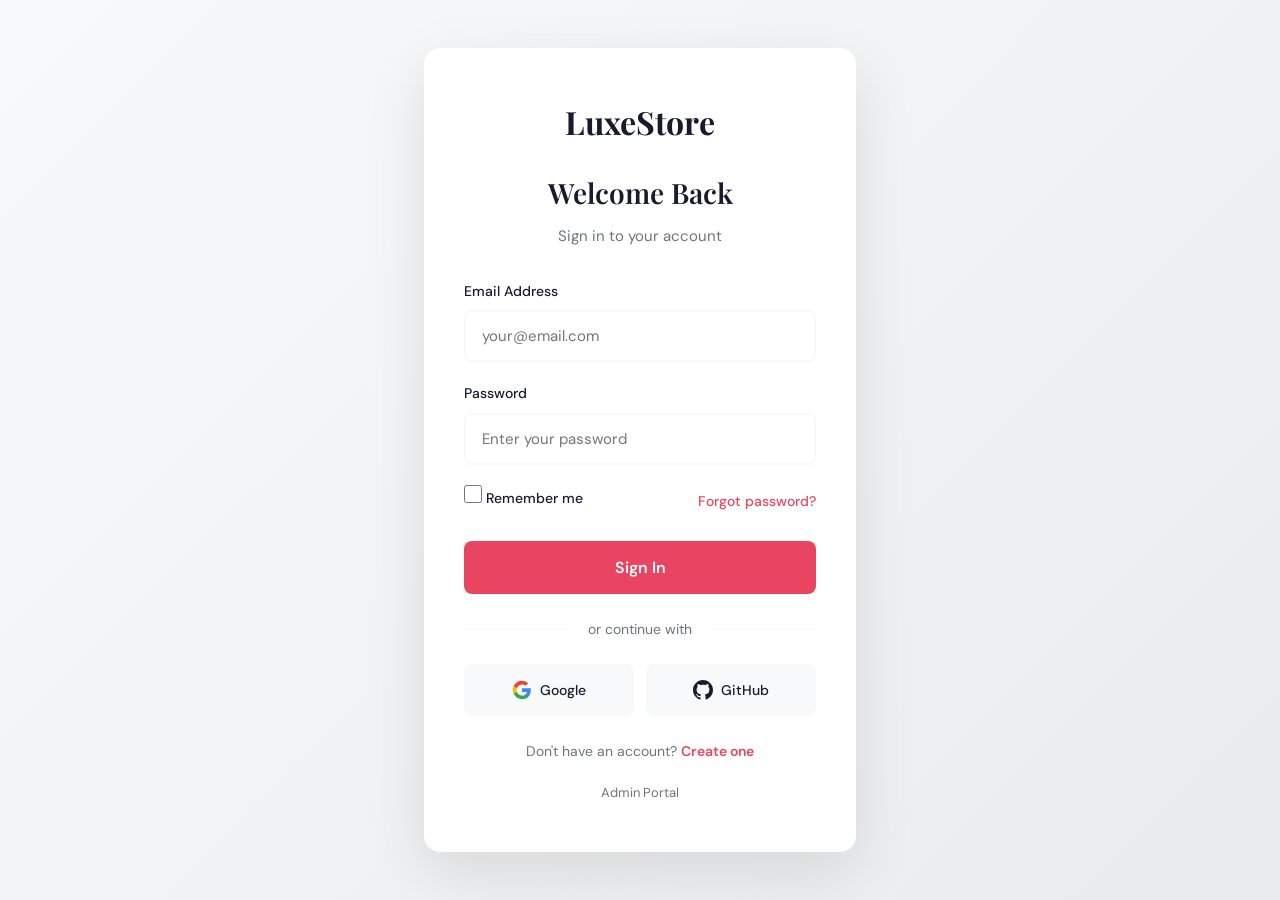
<file: admin.html>
<!DOCTYPE html>
<html lang="en">
<head>
    <meta charset="UTF-8">
    <meta name="viewport" content="width=device-width, initial-scale=1.0">
    <title>Admin Portal - LuxeStore</title>
    <link rel="preconnect" href="https://fonts.googleapis.com">
    <link rel="preconnect" href="https://fonts.gstatic.com" crossorigin>
    <link href="https://fonts.googleapis.com/css2?family=DM+Sans:wght@400;500;600&family=Playfair+Display:wght@600;700&display=swap" rel="stylesheet">
    <link rel="stylesheet" href="styles.css">
    <link rel="stylesheet" href="admin.css">
</head>
<body>
    <div class="admin-wrapper">
        <aside class="admin-sidebar">
            <div class="admin-logo">
                <a href="index.html">LuxeStore</a>
                <span>Admin</span>
            </div>
            <nav class="admin-nav">
                <a href="#" class="nav-link active" data-section="dashboard">
                    <svg xmlns="http://www.w3.org/2000/svg" width="20" height="20" viewBox="0 0 24 24" fill="none" stroke="currentColor" stroke-width="2">
                        <rect x="3" y="3" width="7" height="7"></rect>
                        <rect x="14" y="3" width="7" height="7"></rect>
                        <rect x="14" y="14" width="7" height="7"></rect>
                        <rect x="3" y="14" width="7" height="7"></rect>
                    </svg>
                    Dashboard
                </a>
                <a href="#" class="nav-link" data-section="products">
                    <svg xmlns="http://www.w3.org/2000/svg" width="20" height="20" viewBox="0 0 24 24" fill="none" stroke="currentColor" stroke-width="2">
                        <path d="M6 2L3 6v14a2 2 0 0 0 2 2h14a2 2 0 0 0 2-2V6l-3-4z"></path>
                        <line x1="3" y1="6" x2="21" y2="6"></line>
                        <path d="M16 10a4 4 0 0 1-8 0"></path>
                    </svg>
                    Products
                </a>
                <a href="#" class="nav-link" data-section="orders">
                    <svg xmlns="http://www.w3.org/2000/svg" width="20" height="20" viewBox="0 0 24 24" fill="none" stroke="currentColor" stroke-width="2">
                        <path d="M14 2H6a2 2 0 0 0-2 2v16a2 2 0 0 0 2 2h12a2 2 0 0 0 2-2V8z"></path>
                        <polyline points="14 2 14 8 20 8"></polyline>
                        <line x1="16" y1="13" x2="8" y2="13"></line>
                        <line x1="16" y1="17" x2="8" y2="17"></line>
                        <polyline points="10 9 9 9 8 9"></polyline>
                    </svg>
                    Orders
                </a>
                <a href="#" class="nav-link" data-section="users">
                    <svg xmlns="http://www.w3.org/2000/svg" width="20" height="20" viewBox="0 0 24 24" fill="none" stroke="currentColor" stroke-width="2">
                        <path d="M17 21v-2a4 4 0 0 0-4-4H5a4 4 0 0 0-4 4v2"></path>
                        <circle cx="9" cy="7" r="4"></circle>
                        <path d="M23 21v-2a4 4 0 0 0-3-3.87"></path>
                        <path d="M16 3.13a4 4 0 0 1 0 7.75"></path>
                    </svg>
                    Users
                </a>
                <a href="#" class="nav-link" data-section="analytics">
                    <svg xmlns="http://www.w3.org/2000/svg" width="20" height="20" viewBox="0 0 24 24" fill="none" stroke="currentColor" stroke-width="2">
                        <line x1="18" y1="20" x2="18" y2="10"></line>
                        <line x1="12" y1="20" x2="12" y2="4"></line>
                        <line x1="6" y1="20" x2="6" y2="14"></line>
                    </svg>
                    Analytics
                </a>
                <a href="#" class="nav-link" data-section="settings">
                    <svg xmlns="http://www.w3.org/2000/svg" width="20" height="20" viewBox="0 0 24 24" fill="none" stroke="currentColor" stroke-width="2">
                        <circle cx="12" cy="12" r="3"></circle>
                        <path d="M19.4 15a1.65 1.65 0 0 0 .33 1.82l.06.06a2 2 0 0 1 0 2.83 2 2 0 0 1-2.83 0l-.06-.06a1.65 1.65 0 0 0-1.82-.33 1.65 1.65 0 0 0-1 1.51V21a2 2 0 0 1-2 2 2 2 0 0 1-2-2v-.09A1.65 1.65 0 0 0 9 19.4a1.65 1.65 0 0 0-1.82.33l-.06.06a2 2 0 0 1-2.83 0 2 2 0 0 1 0-2.83l.06-.06a1.65 1.65 0 0 0 .33-1.82 1.65 1.65 0 0 0-1.51-1H3a2 2 0 0 1-2-2 2 2 0 0 1 2-2h.09A1.65 1.65 0 0 0 4.6 9a1.65 1.65 0 0 0-.33-1.82l-.06-.06a2 2 0 0 1 0-2.83 2 2 0 0 1 2.83 0l.06.06a1.65 1.65 0 0 0 1.82.33H9a1.65 1.65 0 0 0 1-1.51V3a2 2 0 0 1 2-2 2 2 0 0 1 2 2v.09a1.65 1.65 0 0 0 1 1.51 1.65 1.65 0 0 0 1.82-.33l.06-.06a2 2 0 0 1 2.83 0 2 2 0 0 1 0 2.83l-.06.06a1.65 1.65 0 0 0-.33 1.82V9a1.65 1.65 0 0 0 1.51 1H21a2 2 0 0 1 2 2 2 2 0 0 1-2 2h-.09a1.65 1.65 0 0 0-1.51 1z"></path>
                    </svg>
                    Settings
                </a>
            </nav>
            <div class="admin-footer">
                <a href="index.html" class="back-link">
                    <svg xmlns="http://www.w3.org/2000/svg" width="20" height="20" viewBox="0 0 24 24" fill="none" stroke="currentColor" stroke-width="2">
                        <path d="M19 12H5"></path>
                        <polyline points="12 19 5 12 12 5"></polyline>
                    </svg>
                    Back to Store
                </a>
            </div>
        </aside>

        <main class="admin-main">
            <header class="admin-header">
                <h1 id="pageTitle">Dashboard</h1>
                <div class="admin-actions">
                    <button class="notification-btn">
                        <svg xmlns="http://www.w3.org/2000/svg" width="20" height="20" viewBox="0 0 24 24" fill="none" stroke="currentColor" stroke-width="2">
                            <path d="M18 8A6 6 0 0 0 6 8c0 7-3 9-3 9h18s-3-2-3-9"></path>
                            <path d="M13.73 21a2 2 0 0 1-3.46 0"></path>
                        </svg>
                        <span class="notification-badge">3</span>
                    </button>
                    <div class="admin-profile">
                        <img src="https://images.unsplash.com/photo-1560250097-0b93528c311a?w=100&h=100&fit=crop" alt="Admin">
                        <div class="profile-info">
                            <span>Admin User</span>
                            <small>admin@luxestore.com</small>
                        </div>
                    </div>
                </div>
            </header>

            <div class="admin-content">
                <!-- Dashboard Section -->
                <section class="admin-section active" id="dashboard">
                    <div class="stats-grid">
                        <div class="stat-card">
                            <div class="stat-icon revenue">
                                <svg xmlns="http://www.w3.org/2000/svg" width="24" height="24" viewBox="0 0 24 24" fill="none" stroke="currentColor" stroke-width="2">
                                    <line x1="12" y1="1" x2="12" y2="23"></line>
                                    <path d="M17 5H9.5a3.5 3.5 0 0 0 0 7h5a3.5 3.5 0 0 1 0 7H6"></path>
                                </svg>
                            </div>
                            <div class="stat-details">
                                <span class="stat-label">Total Revenue</span>
                                <span class="stat-value">$124,567</span>
                                <span class="stat-change positive">+12.5%</span>
                            </div>
                        </div>
                        <div class="stat-card">
                            <div class="stat-icon orders">
                                <svg xmlns="http://www.w3.org/2000/svg" width="24" height="24" viewBox="0 0 24 24" fill="none" stroke="currentColor" stroke-width="2">
                                    <path d="M6 2L3 6v14a2 2 0 0 0 2 2h14a2 2 0 0 0 2-2V6l-3-4z"></path>
                                    <line x1="3" y1="6" x2="21" y2="6"></line>
                                </svg>
                            </div>
                            <div class="stat-details">
                                <span class="stat-label">Total Orders</span>
                                <span class="stat-value">1,234</span>
                                <span class="stat-change positive">+8.2%</span>
                            </div>
                        </div>
                        <div class="stat-card">
                            <div class="stat-icon products">
                                <svg xmlns="http://www.w3.org/2000/svg" width="24" height="24" viewBox="0 0 24 24" fill="none" stroke="currentColor" stroke-width="2">
                                    <path d="M21 16V8a2 2 0 0 0-1-1.73l-7-4a2 2 0 0 0-2 0l-7 4A2 2 0 0 0 3 8v8a2 2 0 0 0 1 1.73l7 4a2 2 0 0 0 2 0l7-4A2 2 0 0 0 21 16z"></path>
                                </svg>
                            </div>
                            <div class="stat-details">
                                <span class="stat-label">Products</span>
                                <span class="stat-value">156</span>
                                <span class="stat-change positive">+15</span>
                            </div>
                        </div>
                        <div class="stat-card">
                            <div class="stat-icon users">
                                <svg xmlns="http://www.w3.org/2000/svg" width="24" height="24" viewBox="0 0 24 24" fill="none" stroke="currentColor" stroke-width="2">
                                    <path d="M17 21v-2a4 4 0 0 0-4-4H5a4 4 0 0 0-4 4v2"></path>
                                    <circle cx="9" cy="7" r="4"></circle>
                                </svg>
                            </div>
                            <div class="stat-details">
                                <span class="stat-label">Customers</span>
                                <span class="stat-value">8,549</span>
                                <span class="stat-change positive">+23.1%</span>
                            </div>
                        </div>
                    </div>

                    <div class="chart-section">
                        <div class="chart-header">
                            <h2>Sales Overview</h2>
                            <select>
                                <option>Last 7 Days</option>
                                <option>Last 30 Days</option>
                                <option>Last 90 Days</option>
                                <option>This Year</option>
                            </select>
                        </div>
                        <div class="chart-placeholder">
                            <div class="chart-bars">
                                <div class="chart-bar" style="height: 40%"></div>
                                <div class="chart-bar" style="height: 65%"></div>
                                <div class="chart-bar" style="height: 45%"></div>
                                <div class="chart-bar" style="height: 80%"></div>
                                <div class="chart-bar" style="height: 55%"></div>
                                <div class="chart-bar" style="height: 90%"></div>
                                <div class="chart-bar" style="height: 70%"></div>
                            </div>
                            <div class="chart-labels">
                                <span>Mon</span>
                                <span>Tue</span>
                                <span>Wed</span>
                                <span>Thu</span>
                                <span>Fri</span>
                                <span>Sat</span>
                                <span>Sun</span>
                            </div>
                        </div>
                    </div>

                    <div class="recent-section">
                        <div class="recent-orders">
                            <h2>Recent Orders</h2>
                            <table class="data-table">
                                <thead>
                                    <tr>
                                        <th>Order ID</th>
                                        <th>Customer</th>
                                        <th>Product</th>
                                        <th>Amount</th>
                                        <th>Status</th>
                                    </tr>
                                </thead>
                                <tbody>
                                    <tr>
                                        <td>#ORD-001</td>
                                        <td>John Doe</td>
                                        <td>Headphones</td>
                                        <td>$299.99</td>
                                        <td><span class="status completed">Completed</span></td>
                                    </tr>
                                    <tr>
                                        <td>#ORD-002</td>
                                        <td>Jane Smith</td>
                                        <td>Smart Watch</td>
                                        <td>$199.99</td>
                                        <td><span class="status pending">Pending</span></td>
                                    </tr>
                                    <tr>
                                        <td>#ORD-003</td>
                                        <td>Mike Johnson</td>
                                        <td>Yoga Mat</td>
                                        <td>$79.99</td>
                                        <td><span class="status shipped">Shipped</span></td>
                                    </tr>
                                    <tr>
                                        <td>#ORD-004</td>
                                        <td>Sarah Wilson</td>
                                        <td>Bluetooth Speaker</td>
                                        <td>$129.99</td>
                                        <td><span class="status completed">Completed</span></td>
                                    </tr>
                                    <tr>
                                        <td>#ORD-005</td>
                                        <td>Tom Brown</td>
                                        <td>Running Shoes</td>
                                        <td>$159.99</td>
                                        <td><span class="status processing">Processing</span></td>
                                    </tr>
                                </tbody>
                            </table>
                        </div>
                    </div>
                </section>

                <!-- Products Section -->
                <section class="admin-section" id="products">
                    <div class="section-header">
                        <h2>Product Management</h2>
                        <button class="add-btn" onclick="openProductModal()">
                            <svg xmlns="http://www.w3.org/2000/svg" width="20" height="20" viewBox="0 0 24 24" fill="none" stroke="currentColor" stroke-width="2">
                                <line x1="12" y1="5" x2="12" y2="19"></line>
                                <line x1="5" y1="12" x2="19" y2="12"></line>
                            </svg>
                            Add Product
                        </button>
                    </div>
                    <div class="products-list">
                        <table class="data-table">
                            <thead>
                                <tr>
                                    <th>ID</th>
                                    <th>Product</th>
                                    <th>Category</th>
                                    <th>Price</th>
                                    <th>Stock</th>
                                    <th>Actions</th>
                                </tr>
                            </thead>
                            <tbody id="productsTableBody">
                            </tbody>
                        </table>
                    </div>
                </section>

                <!-- Orders Section -->
                <section class="admin-section" id="orders">
                    <div class="section-header">
                        <h2>Order Management</h2>
                        <div class="filter-btns">
                            <button class="filter-btn active">All</button>
                            <button class="filter-btn">Pending</button>
                            <button class="filter-btn">Shipped</button>
                            <button class="filter-btn">Completed</button>
                            <button class="filter-btn">Cancelled</button>
                        </div>
                    </div>
                    <div class="orders-list">
                        <table class="data-table">
                            <thead>
                                <tr>
                                    <th>Order ID</th>
                                    <th>Customer</th>
                                    <th>Date</th>
                                    <th>Amount</th>
                                    <th>Status</th>
                                    <th>Actions</th>
                                </tr>
                            </thead>
                            <tbody>
                                <tr>
                                    <td>#ORD-001</td>
                                    <td>John Doe</td>
                                    <td>Mar 5, 2026</td>
                                    <td>$299.99</td>
                                    <td><span class="status completed">Completed</span></td>
                                    <td><button class="action-btn">View</button></td>
                                </tr>
                                <tr>
                                    <td>#ORD-002</td>
                                    <td>Jane Smith</td>
                                    <td>Mar 4, 2026</td>
                                    <td>$199.99</td>
                                    <td><span class="status pending">Pending</span></td>
                                    <td><button class="action-btn">View</button></td>
                                </tr>
                                <tr>
                                    <td>#ORD-003</td>
                                    <td>Mike Johnson</td>
                                    <td>Mar 4, 2026</td>
                                    <td>$79.99</td>
                                    <td><span class="status shipped">Shipped</span></td>
                                    <td><button class="action-btn">View</button></td>
                                </tr>
                            </tbody>
                        </table>
                    </div>
                </section>

                <!-- Users Section -->
                <section class="admin-section" id="users">
                    <div class="section-header">
                        <h2>User Management</h2>
                        <button class="add-btn">Add User</button>
                    </div>
                    <div class="users-list">
                        <table class="data-table">
                            <thead>
                                <tr>
                                    <th>ID</th>
                                    <th>Name</th>
                                    <th>Email</th>
                                    <th>Role</th>
                                    <th>Joined</th>
                                    <th>Actions</th>
                                </tr>
                            </thead>
                            <tbody>
                                <tr>
                                    <td>#USR-001</td>
                                    <td>John Doe</td>
                                    <td>john@example.com</td>
                                    <td><span class="role user">User</span></td>
                                    <td>Jan 15, 2026</td>
                                    <td><button class="action-btn">Edit</button></td>
                                </tr>
                                <tr>
                                    <td>#USR-002</td>
                                    <td>Jane Smith</td>
                                    <td>jane@example.com</td>
                                    <td><span class="role user">User</span></td>
                                    <td>Feb 1, 2026</td>
                                    <td><button class="action-btn">Edit</button></td>
                                </tr>
                                <tr>
                                    <td>#USR-003</td>
                                    <td>Admin User</td>
                                    <td>admin@luxestore.com</td>
                                    <td><span class="role admin">Admin</span></td>
                                    <td>Dec 1, 2025</td>
                                    <td><button class="action-btn">Edit</button></td>
                                </tr>
                            </tbody>
                        </table>
                    </div>
                </section>

                <!-- Analytics Section -->
                <section class="admin-section" id="analytics">
                    <h2>Analytics & Reports</h2>
                    <div class="analytics-grid">
                        <div class="analytics-card">
                            <h3>Top Selling Products</h3>
                            <ul class="top-products">
                                <li>
                                    <span>Wireless Headphones</span>
                                    <span>234 sold</span>
                                </li>
                                <li>
                                    <span>Smart Watch</span>
                                    <span>189 sold</span>
                                </li>
                                <li>
                                    <span>Running Shoes</span>
                                    <span>156 sold</span>
                                </li>
                                <li>
                                    <span>Yoga Mat</span>
                                    <span>134 sold</span>
                                </li>
                                <li>
                                    <span>Bluetooth Speaker</span>
                                    <span>98 sold</span>
                                </li>
                            </ul>
                        </div>
                        <div class="analytics-card">
                            <h3>Category Distribution</h3>
                            <div class="category-stats">
                                <div class="category-bar">
                                    <span>Electronics</span>
                                    <div class="bar"><div class="fill" style="width: 35%"></div></div>
                                    <span>35%</span>
                                </div>
                                <div class="category-bar">
                                    <span>Clothing</span>
                                    <div class="bar"><div class="fill" style="width: 28%"></div></div>
                                    <span>28%</span>
                                </div>
                                <div class="category-bar">
                                    <span>Home</span>
                                    <div class="bar"><div class="fill" style="width: 22%"></div></div>
                                    <span>22%</span>
                                </div>
                                <div class="category-bar">
                                    <span>Sports</span>
                                    <div class="bar"><div class="fill" style="width: 15%"></div></div>
                                    <span>15%</span>
                                </div>
                            </div>
                        </div>
                    </div>
                </section>

                <!-- Settings Section -->
                <section class="admin-section" id="settings">
                    <h2>Settings</h2>
                    <div class="settings-grid">
                        <div class="settings-card">
                            <h3>General Settings</h3>
                            <div class="setting-item">
                                <label>Store Name</label>
                                <input type="text" value="LuxeStore">
                            </div>
                            <div class="setting-item">
                                <label>Store Email</label>
                                <input type="email" value="support@luxestore.com">
                            </div>
                            <div class="setting-item">
                                <label>Currency</label>
                                <select>
                                    <option>USD ($)</option>
                                    <option>EUR (€)</option>
                                    <option>GBP (£)</option>
                                </select>
                            </div>
                        </div>
                        <div class="settings-card">
                            <h3>Order Settings</h3>
                            <div class="setting-item">
                                <label>Auto-confirm orders</label>
                                <input type="checkbox" checked>
                            </div>
                            <div class="setting-item">
                                <label>Send order emails</label>
                                <input type="checkbox" checked>
                            </div>
                            <div class="setting-item">
                                <label>Default order status</label>
                                <select>
                                    <option>Pending</option>
                                    <option>Processing</option>
                                </select>
                            </div>
                        </div>
                        <div class="settings-card">
                            <h3>Security</h3>
                            <div class="setting-item">
                                <label>Two-factor authentication</label>
                                <input type="checkbox">
                            </div>
                            <div class="setting-item">
                                <label>Session timeout (minutes)</label>
                                <input type="number" value="30">
                            </div>
                            <button class="change-password-btn">Change Password</button>
                        </div>
                    </div>
                    <button class="save-settings-btn">Save Changes</button>
                </section>
            </div>
        </main>
    </div>

    <script src="admin.js"></script>
</body>
</html>
</file>
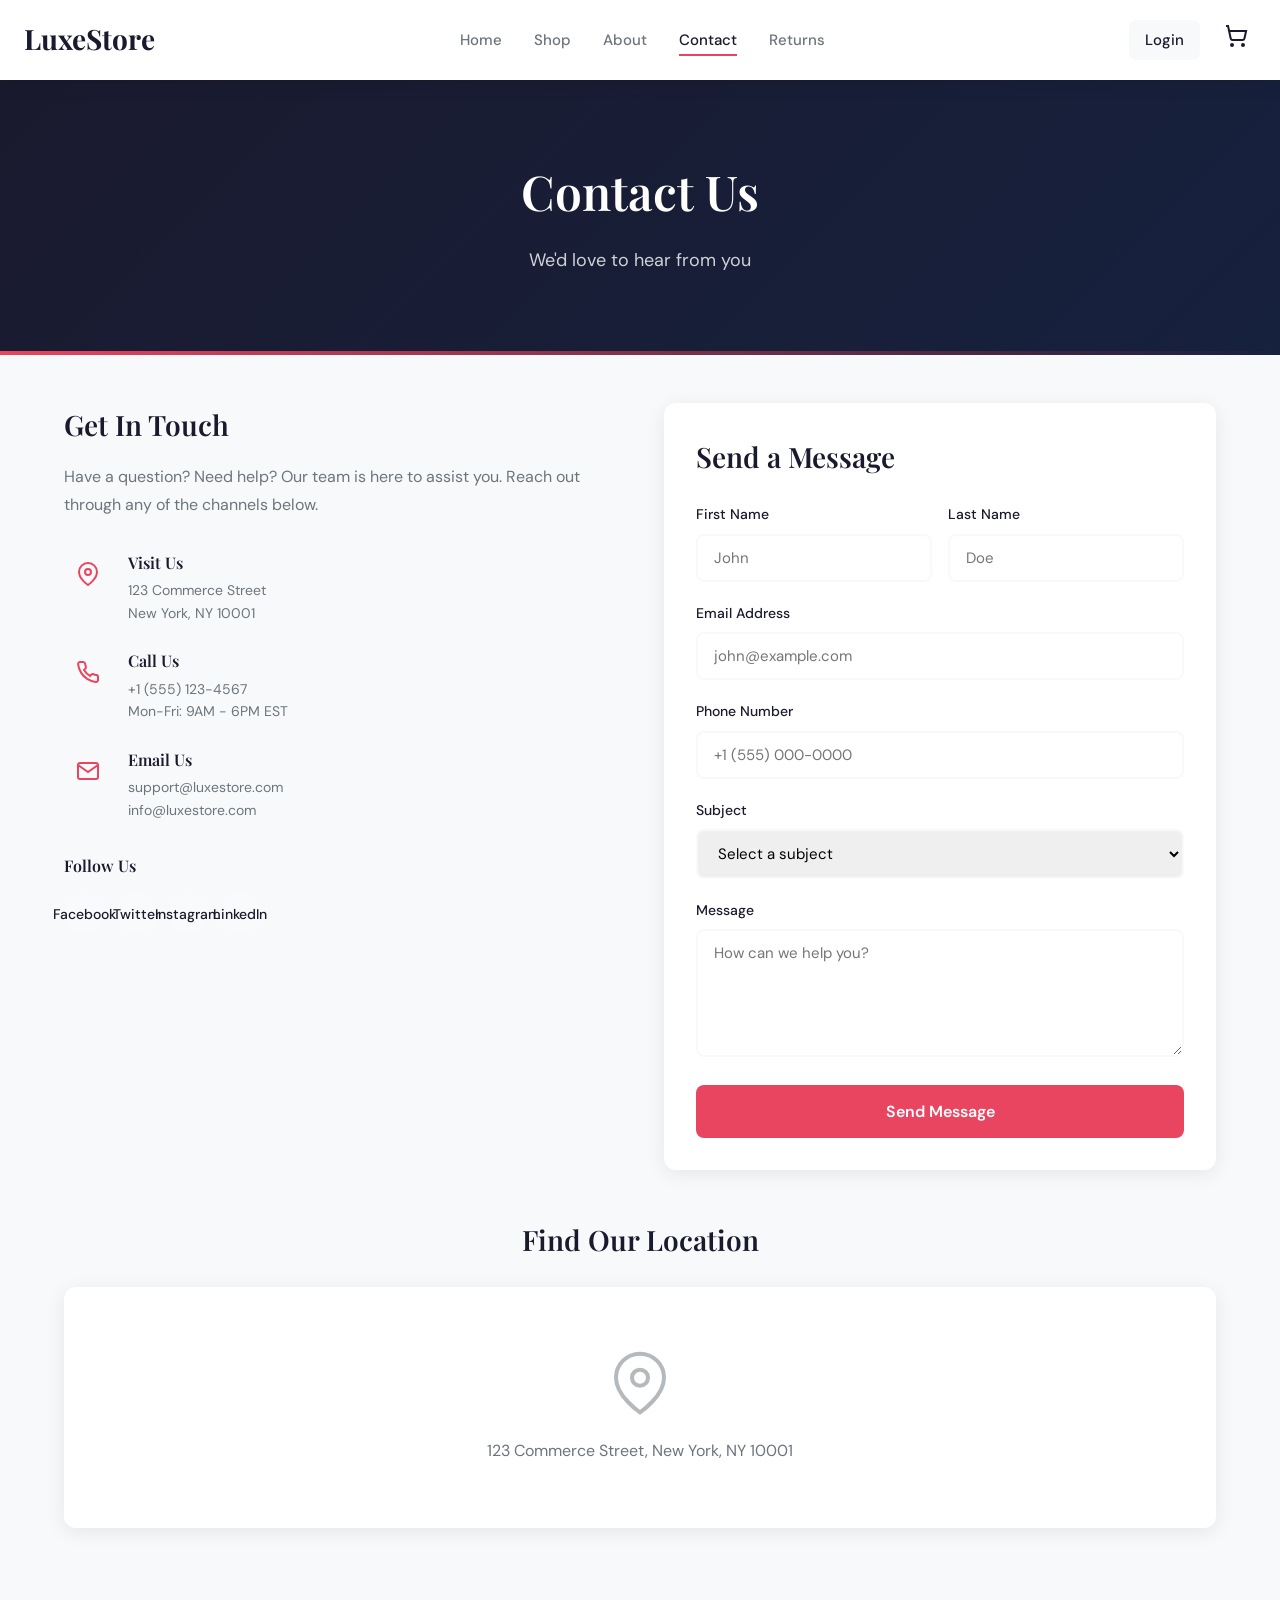
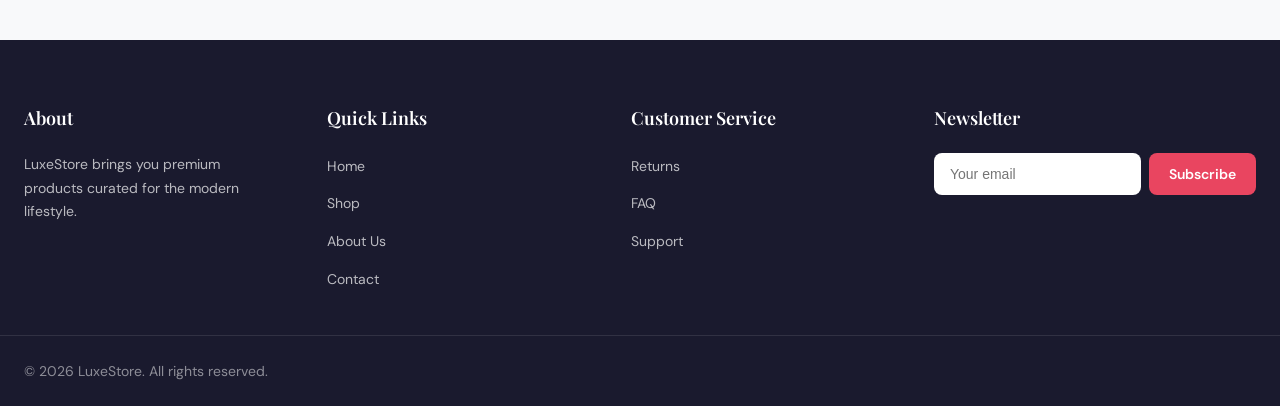
<file: contact.html>
<!DOCTYPE html>
<html lang="en">
<head>
    <meta charset="UTF-8">
    <meta name="viewport" content="width=device-width, initial-scale=1.0">
    <title>Contact Us - LuxeStore</title>
    <link rel="preconnect" href="https://fonts.googleapis.com">
    <link rel="preconnect" href="https://fonts.gstatic.com" crossorigin>
    <link href="https://fonts.googleapis.com/css2?family=DM+Sans:wght@400;500;600&family=Playfair+Display:wght@600;700&display=swap" rel="stylesheet">
    <link rel="stylesheet" href="styles.css">
    <link rel="stylesheet" href="pages.css">
</head>
<body>
    <header class="header">
        <div class="header-content">
            <a href="index.html" class="logo">LuxeStore</a>
            <nav class="desktop-nav">
                <a href="index.html">Home</a>
                <a href="index.html#products">Shop</a>
                <a href="about.html">About</a>
                <a href="contact.html" class="active">Contact</a>
                <a href="return.html">Returns</a>
            </nav>
            <div class="header-actions">
                <a href="login.html" class="auth-link">Login</a>
                <a href="cart.html" class="cart-btn">
                    <svg xmlns="http://www.w3.org/2000/svg" width="24" height="24" viewBox="0 0 24 24" fill="none" stroke="currentColor" stroke-width="2">
                        <circle cx="8" cy="21" r="1"></circle>
                        <circle cx="19" cy="21" r="1"></circle>
                        <path d="M2.05 2.05h2l2.66 12.42a2 2 0 0 0 2 1.58h9.78a2 2 0 0 0 1.95-1.57l1.65-7.43H5.12"></path>
                    </svg>
                </a>
                <button class="mobile-menu-btn" onclick="toggleMobileMenu()">
                    <span></span><span></span><span></span>
                </button>
            </div>
        </div>
    </header>

    <div class="mobile-nav" id="mobileNav">
        <a href="index.html">Home</a>
        <a href="index.html#products">Shop</a>
        <a href="about.html">About</a>
        <a href="contact.html">Contact</a>
        <a href="return.html">Returns</a>
        <a href="login.html">Login</a>
    </div>

    <main class="page-content">
        <section class="page-hero">
            <h1>Contact Us</h1>
            <p>We'd love to hear from you</p>
        </section>

        <section class="content-section">
            <div class="contact-grid">
                <div class="contact-info">
                    <h2>Get In Touch</h2>
                    <p>Have a question? Need help? Our team is here to assist you. Reach out through any of the channels below.</p>
                    
                    <div class="contact-methods">
                        <div class="contact-method">
                            <div class="method-icon">
                                <svg xmlns="http://www.w3.org/2000/svg" width="24" height="24" viewBox="0 0 24 24" fill="none" stroke="currentColor" stroke-width="2">
                                    <path d="M21 10c0 7-9 13-9 13s-9-6-9-13a9 9 0 0 1 18 0z"></path>
                                    <circle cx="12" cy="10" r="3"></circle>
                                </svg>
                            </div>
                            <div>
                                <h3>Visit Us</h3>
                                <p>123 Commerce Street<br>New York, NY 10001</p>
                            </div>
                        </div>
                        <div class="contact-method">
                            <div class="method-icon">
                                <svg xmlns="http://www.w3.org/2000/svg" width="24" height="24" viewBox="0 0 24 24" fill="none" stroke="currentColor" stroke-width="2">
                                    <path d="M22 16.92v3a2 2 0 0 1-2.18 2 19.79 19.79 0 0 1-8.63-3.07 19.5 19.5 0 0 1-6-6 19.79 19.79 0 0 1-3.07-8.67A2 2 0 0 1 4.11 2h3a2 2 0 0 1 2 1.72 12.84 12.84 0 0 0 .7 2.81 2 2 0 0 1-.45 2.11L8.09 9.91a16 16 0 0 0 6 6l1.27-1.27a2 2 0 0 1 2.11-.45 12.84 12.84 0 0 0 2.81.7A2 2 0 0 1 22 16.92z"></path>
                                </svg>
                            </div>
                            <div>
                                <h3>Call Us</h3>
                                <p>+1 (555) 123-4567<br>Mon-Fri: 9AM - 6PM EST</p>
                            </div>
                        </div>
                        <div class="contact-method">
                            <div class="method-icon">
                                <svg xmlns="http://www.w3.org/2000/svg" width="24" height="24" viewBox="0 0 24 24" fill="none" stroke="currentColor" stroke-width="2">
                                    <path d="M4 4h16c1.1 0 2 .9 2 2v12c0 1.1-.9 2-2 2H4c-1.1 0-2-.9-2-2V6c0-1.1.9-2 2-2z"></path>
                                    <polyline points="22,6 12,13 2,6"></polyline>
                                </svg>
                            </div>
                            <div>
                                <h3>Email Us</h3>
                                <p>support@luxestore.com<br>info@luxestore.com</p>
                            </div>
                        </div>
                    </div>

                    <div class="social-section">
                        <h3>Follow Us</h3>
                        <div class="social-links">
                            <a href="#" class="social-link">Facebook</a>
                            <a href="#" class="social-link">Twitter</a>
                            <a href="#" class="social-link">Instagram</a>
                            <a href="#" class="social-link">LinkedIn</a>
                        </div>
                    </div>
                </div>

                <div class="contact-form-card">
                    <h2>Send a Message</h2>
                    <form class="contact-form" id="contactForm">
                        <div class="form-row">
                            <div class="form-group">
                                <label>First Name</label>
                                <input type="text" placeholder="John" required>
                            </div>
                            <div class="form-group">
                                <label>Last Name</label>
                                <input type="text" placeholder="Doe" required>
                            </div>
                        </div>
                        <div class="form-group">
                            <label>Email Address</label>
                            <input type="email" placeholder="john@example.com" required>
                        </div>
                        <div class="form-group">
                            <label>Phone Number</label>
                            <input type="tel" placeholder="+1 (555) 000-0000">
                        </div>
                        <div class="form-group">
                            <label>Subject</label>
                            <select required>
                                <option value="">Select a subject</option>
                                <option>General Inquiry</option>
                                <option>Order Status</option>
                                <option>Product Question</option>
                                <option>Technical Support</option>
                                <option>Partnership</option>
                            </select>
                        </div>
                        <div class="form-group">
                            <label>Message</label>
                            <textarea placeholder="How can we help you?" rows="5" required></textarea>
                        </div>
                        <button type="submit" class="submit-btn">Send Message</button>
                    </form>
                </div>
            </div>

            <div class="map-section">
                <h2>Find Our Location</h2>
                <div class="map-placeholder">
                    <svg xmlns="http://www.w3.org/2000/svg" width="64" height="64" viewBox="0 0 24 24" fill="none" stroke="currentColor" stroke-width="1.5">
                        <path d="M21 10c0 7-9 13-9 13s-9-6-9-13a9 9 0 0 1 18 0z"></path>
                        <circle cx="12" cy="10" r="3"></circle>
                    </svg>
                    <p>123 Commerce Street, New York, NY 10001</p>
                </div>
            </div>
        </section>
    </main>

    <footer class="footer">
        <div class="footer-content">
            <div class="footer-section">
                <h4>About</h4>
                <p>LuxeStore brings you premium products curated for the modern lifestyle.</p>
            </div>
            <div class="footer-section">
                <h4>Quick Links</h4>
                <ul>
                    <li><a href="index.html">Home</a></li>
                    <li><a href="index.html#products">Shop</a></li>
                    <li><a href="about.html">About Us</a></li>
                    <li><a href="contact.html">Contact</a></li>
                </ul>
            </div>
            <div class="footer-section">
                <h4>Customer Service</h4>
                <ul>
                    <li><a href="return.html">Returns</a></li>
                    <li><a href="contact.html">FAQ</a></li>
                    <li><a href="contact.html">Support</a></li>
                </ul>
            </div>
            <div class="footer-section">
                <h4>Newsletter</h4>
                <div class="newsletter-form">
                    <input type="email" placeholder="Your email">
                    <button>Subscribe</button>
                </div>
            </div>
        </div>
        <div class="footer-bottom">
            <p>&copy; 2026 LuxeStore. All rights reserved.</p>
        </div>
    </footer>

    <script src="app.js"></script>
    <script src="auth.js"></script>
</body>
</html>
</file>
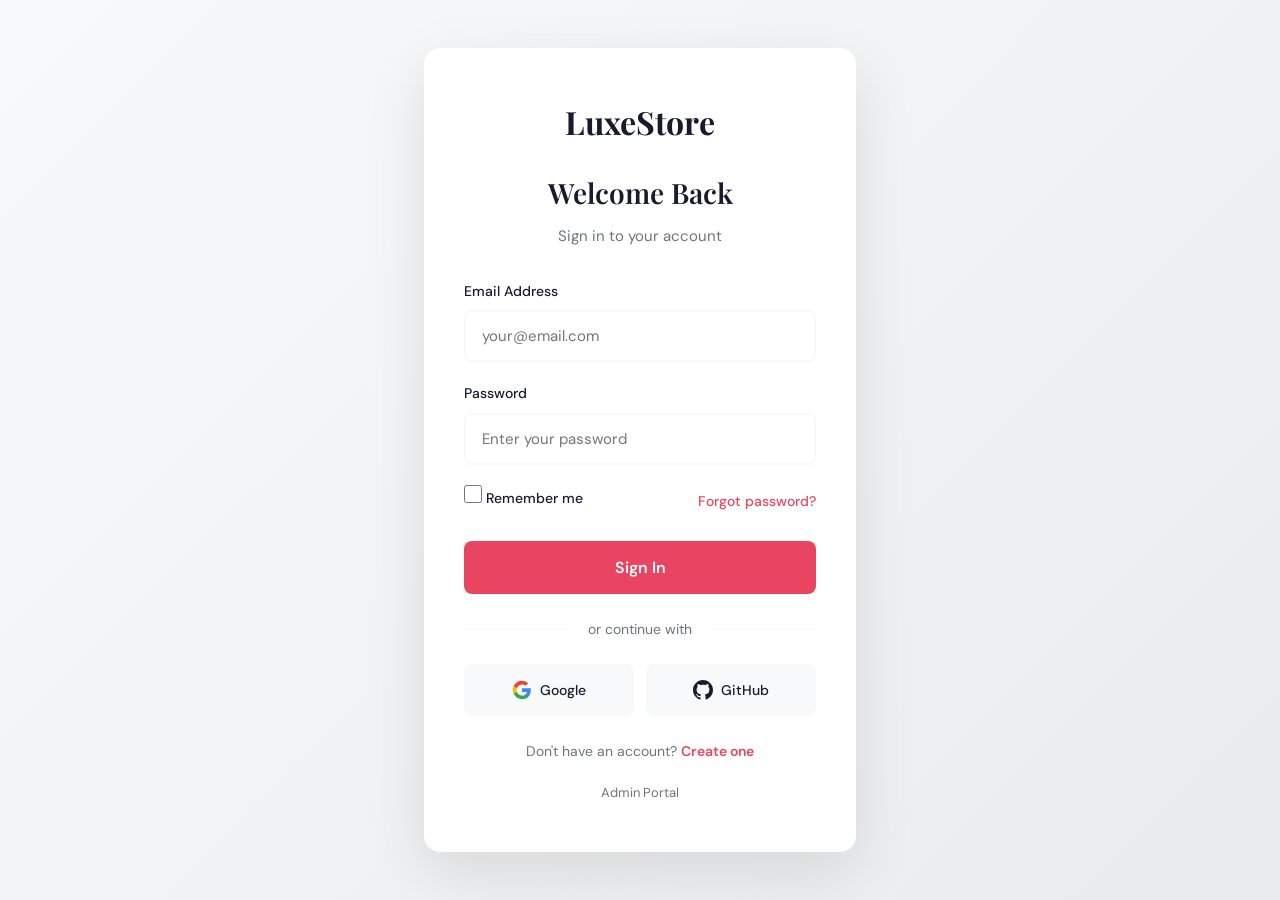
<file: login.html>
<!DOCTYPE html>
<html lang="en">
<head>
    <meta charset="UTF-8">
    <meta name="viewport" content="width=device-width, initial-scale=1.0">
    <title>Login - LuxeStore</title>
    <link rel="preconnect" href="https://fonts.googleapis.com">
    <link rel="preconnect" href="https://fonts.gstatic.com" crossorigin>
    <link href="https://fonts.googleapis.com/css2?family=DM+Sans:wght@400;500;600&family=Playfair+Display:wght@600;700&display=swap" rel="stylesheet">
    <link rel="stylesheet" href="styles.css">
    <link rel="stylesheet" href="auth.css">
</head>
<body>
    <div class="auth-container">
        <div class="auth-card">
            <div class="auth-header">
                <a href="index.html" class="auth-logo">LuxeStore</a>
                <h1>Welcome Back</h1>
                <p>Sign in to your account</p>
            </div>
            
            <form class="auth-form" id="loginForm">
                <div class="form-group">
                    <label for="email">Email Address</label>
                    <input type="email" id="email" placeholder="your@email.com" required>
                </div>
                
                <div class="form-group">
                    <label for="password">Password</label>
                    <input type="password" id="password" placeholder="Enter your password" required>
                </div>
                
                <div class="form-options">
                    <label class="remember-me">
                        <input type="checkbox">
                        <span>Remember me</span>
                    </label>
                    <a href="#" class="forgot-link">Forgot password?</a>
                </div>
                
                <button type="submit" class="auth-btn">Sign In</button>
            </form>
            
            <div class="auth-divider">
                <span>or continue with</span>
            </div>
            
            <div class="social-auth">
                <button class="social-btn">
                    <svg xmlns="http://www.w3.org/2000/svg" width="20" height="20" viewBox="0 0 24 24">
                        <path fill="#4285F4" d="M22.56 12.25c0-.78-.07-1.53-.2-2.25H12v4.26h5.92c-.26 1.37-1.04 2.53-2.21 3.31v2.77h3.57c2.08-1.92 3.28-4.74 3.28-8.09z"/>
                        <path fill="#34A853" d="M12 23c2.97 0 5.46-.98 7.28-2.66l-3.57-2.77c-.98.66-2.23 1.06-3.71 1.06-2.86 0-5.29-1.93-6.16-4.53H2.18v2.84C3.99 20.53 7.7 23 12 23z"/>
                        <path fill="#FBBC05" d="M5.84 14.09c-.22-.66-.35-1.36-.35-2.09s.13-1.43.35-2.09V7.07H2.18C1.43 8.55 1 10.22 1 12s.43 3.45 1.18 4.93l2.85-2.22.81-.62z"/>
                        <path fill="#EA4335" d="M12 5.38c1.62 0 3.06.56 4.21 1.64l3.15-3.15C17.45 2.09 14.97 1 12 1 7.7 1 3.99 3.47 2.18 7.07l3.66 2.84c.87-2.6 3.3-4.53 6.16-4.53z"/>
                    </svg>
                    Google
                </button>
                <button class="social-btn">
                    <svg xmlns="http://www.w3.org/2000/svg" width="20" height="20" viewBox="0 0 24 24" fill="currentColor">
                        <path d="M12 0c-6.626 0-12 5.373-12 12 0 5.302 3.438 9.8 8.207 11.387.599.111.793-.261.793-.577v-2.234c-3.338.726-4.033-1.416-4.033-1.416-.546-1.387-1.333-1.756-1.333-1.756-1.089-.745.083-.729.083-.729 1.205.084 1.839 1.237 1.839 1.237 1.07 1.834 2.807 1.304 3.492.997.107-.775.418-1.305.762-1.604-2.665-.305-5.467-1.334-5.467-5.931 0-1.311.469-2.381 1.236-3.221-.124-.303-.535-1.524.117-3.176 0 0 1.008-.322 3.301 1.23.957-.266 1.983-.399 3.003-.404 1.02.005 2.047.138 3.006.404 2.291-1.552 3.297-1.23 3.297-1.23.653 1.653.242 2.874.118 3.176.77.84 1.235 1.911 1.235 3.221 0 4.609-2.807 5.624-5.479 5.921.43.372.823 1.102.823 2.222v3.293c0 .319.192.694.801.576 4.765-1.589 8.199-6.086 8.199-11.386 0-6.627-5.373-12-12-12z"/>
                    </svg>
                    GitHub
                </button>
            </div>
            
            <p class="auth-switch">
                Don't have an account? <a href="register.html">Create one</a>
            </p>
            
            <p class="admin-link">
                <a href="admin.html">Admin Portal</a>
            </p>
        </div>
    </div>
    
    <div class="toast" id="toast">
        <span id="toastMessage"></span>
    </div>
    
    <script src="auth.js"></script>
</body>
</html>
</file>
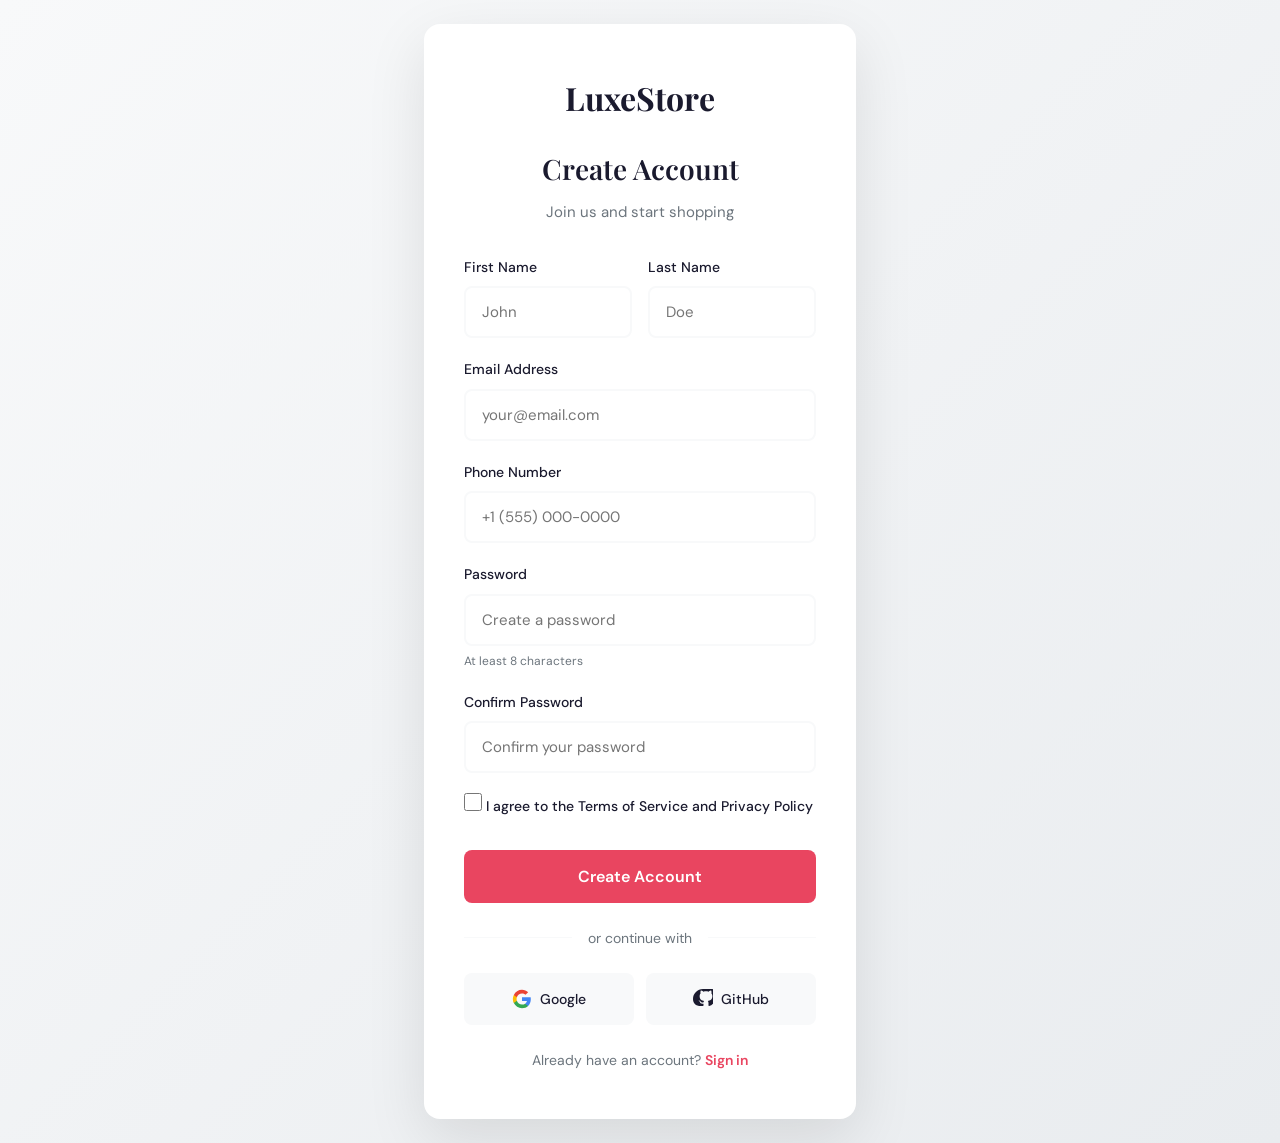
<file: register.html>
<!DOCTYPE html>
<html lang="en">
<head>
    <meta charset="UTF-8">
    <meta name="viewport" content="width=device-width, initial-scale=1.0">
    <title>Register - LuxeStore</title>
    <link rel="preconnect" href="https://fonts.googleapis.com">
    <link rel="preconnect" href="https://fonts.gstatic.com" crossorigin>
    <link href="https://fonts.googleapis.com/css2?family=DM+Sans:wght@400;500;600&family=Playfair+Display:wght@600;700&display=swap" rel="stylesheet">
    <link rel="stylesheet" href="styles.css">
    <link rel="stylesheet" href="auth.css">
</head>
<body>
    <div class="auth-container">
        <div class="auth-card">
            <div class="auth-header">
                <a href="index.html" class="auth-logo">LuxeStore</a>
                <h1>Create Account</h1>
                <p>Join us and start shopping</p>
            </div>
            
            <form class="auth-form" id="registerForm">
                <div class="form-row">
                    <div class="form-group">
                        <label for="firstName">First Name</label>
                        <input type="text" id="firstName" placeholder="John" required>
                    </div>
                    <div class="form-group">
                        <label for="lastName">Last Name</label>
                        <input type="text" id="lastName" placeholder="Doe" required>
                    </div>
                </div>
                
                <div class="form-group">
                    <label for="email">Email Address</label>
                    <input type="email" id="email" placeholder="your@email.com" required>
                </div>
                
                <div class="form-group">
                    <label for="phone">Phone Number</label>
                    <input type="tel" id="phone" placeholder="+1 (555) 000-0000">
                </div>
                
                <div class="form-group">
                    <label for="password">Password</label>
                    <input type="password" id="password" placeholder="Create a password" required>
                    <small>At least 8 characters</small>
                </div>
                
                <div class="form-group">
                    <label for="confirmPassword">Confirm Password</label>
                    <input type="password" id="confirmPassword" placeholder="Confirm your password" required>
                </div>
                
                <div class="form-options">
                    <label class="remember-me">
                        <input type="checkbox" id="terms" required>
                        <span>I agree to the <a href="#">Terms of Service</a> and <a href="#">Privacy Policy</a></span>
                    </label>
                </div>
                
                <button type="submit" class="auth-btn">Create Account</button>
            </form>
            
            <div class="auth-divider">
                <span>or continue with</span>
            </div>
            
            <div class="social-auth">
                <button class="social-btn">
                    <svg xmlns="http://www.w3.org/2000/svg" width="20" height="20" viewBox="0 0 24 24">
                        <path fill="#4285F4" d="M22.56 12.25c0-.78-.07-1.53-.2-2.25H12v4.26h5.92c-.26 1.37-1.04 2.53-2.21 3.31v2.77h3.57c2.08-1.92 3.28-4.74 3.28-8.09z"/>
                        <path fill="#34A853" d="M12 23c2.97 0 5.46-.98 7.28-2.66l-3.57-2.77c-.98.66-2.23 1.06-3.71 1.06-2.86 0-5.29-1.93-6.16-4.53H2.18v2.84C3.99 20.53 7.7 23 12 23z"/>
                        <path fill="#FBBC05" d="M5.84 14.09c-.22-.66-.35-1.36-.35-2.09s.13-1.43.35-2.09V7.07H2.18C1.43 8.55 1 10.22 1 12s.43 3.45 1.18 4.93l2.85-2.22.81-.62z"/>
                        <path fill="#EA4335" d="M12 5.38c1.62 0 3.06.56 4.21 1.64l3.15-3.15C17.45 2.09 14.97 1 12 1 7.7 1 3.99 3.47 2.18 7.07l3.66 2.84c.87-2.6 3.3-4.53 6.16-4.53z"/>
                    </svg>
                    Google
                </button>
                <button class="social-btn">
                    <svg xmlns="http://www.w3.org/2000/svg" width="20" height="20" viewBox="0 0 24 24" fill="currentColor">
                        <path d="M12 0c-6.626 0-12 5.373-12 12 0 5.302 3.438 9.207 11.8 8.387.599.111.793-.261.793-.577v-2.234c-3.338.726-4.033-1.416-4.033-1.416-.546-1.387-1.333-1.756-1.333-1.756-1.089-.745.083-.729.083-.729 1.205.084 1.839 1.237 1.839 1.237 1.07 1.834 2.807 1.304 3.492.997.107-.775.418-1.305.762-1.604-2.665-.305-5.467-1.334-5.467-5.931 0-1.311.469-2.381 1.236-3.221-.124-.303-.535-1.524.117-3.176 0 0 1.008-.322 3.301 1.23.957-.266 1.983-.399 3.003-.404 1.02.005 2.047.138 3.006.404 2.291-1.552 3.297-1.23 3.297-1.23.653 1.653.242 2.874.118 3.176.77.84 1.235 1.911 1.235 3.221 0 4.609-2.807 5.624-5.479 5.921.43.372.823 1.102.823 2.222v3.293c0 .319.192.694.801.576 4.765-1.589 8.199-6.086 8.199-11.386 0-6.627-5.373-12-12-12z"/>
                    </svg>
                    GitHub
                </button>
            </div>
            
            <p class="auth-switch">
                Already have an account? <a href="login.html">Sign in</a>
            </p>
        </div>
    </div>
    
    <div class="toast" id="toast">
        <span id="toastMessage"></span>
    </div>
    
    <script src="auth.js"></script>
</body>
</html>
</file>
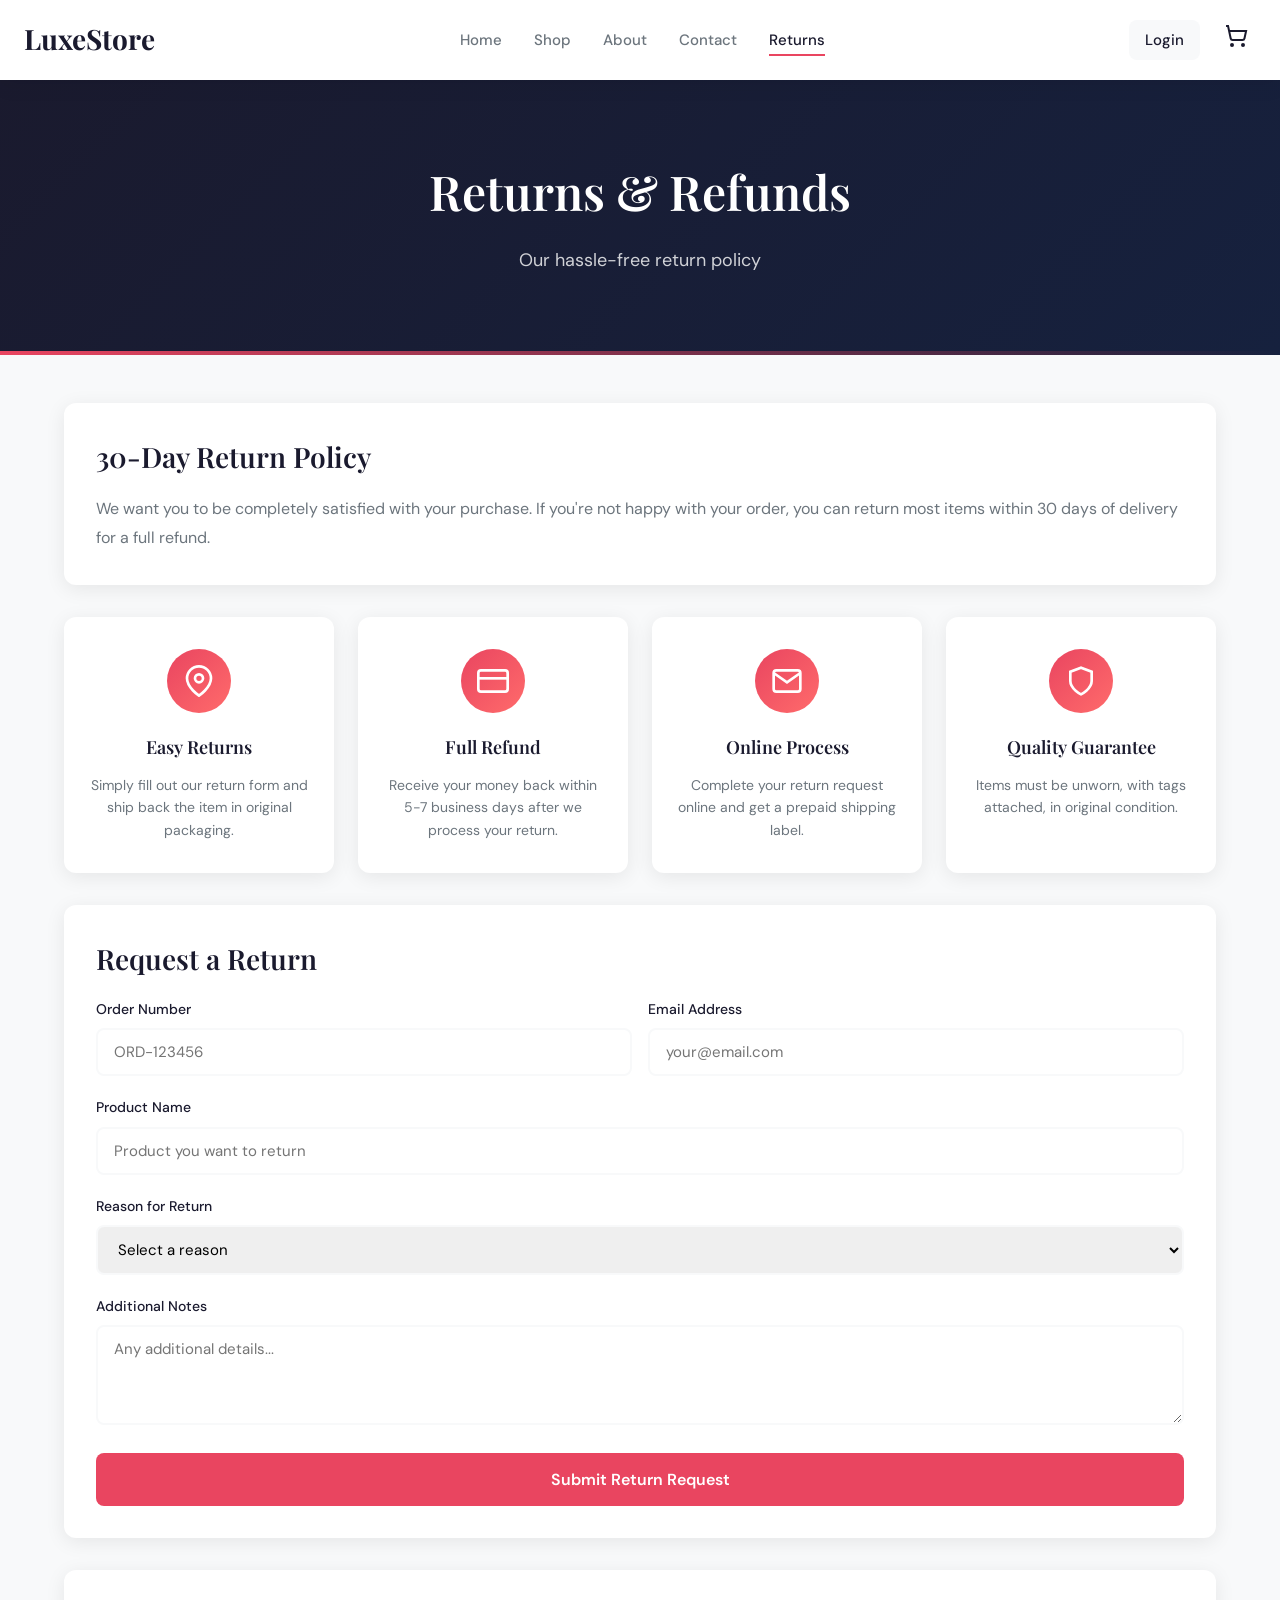
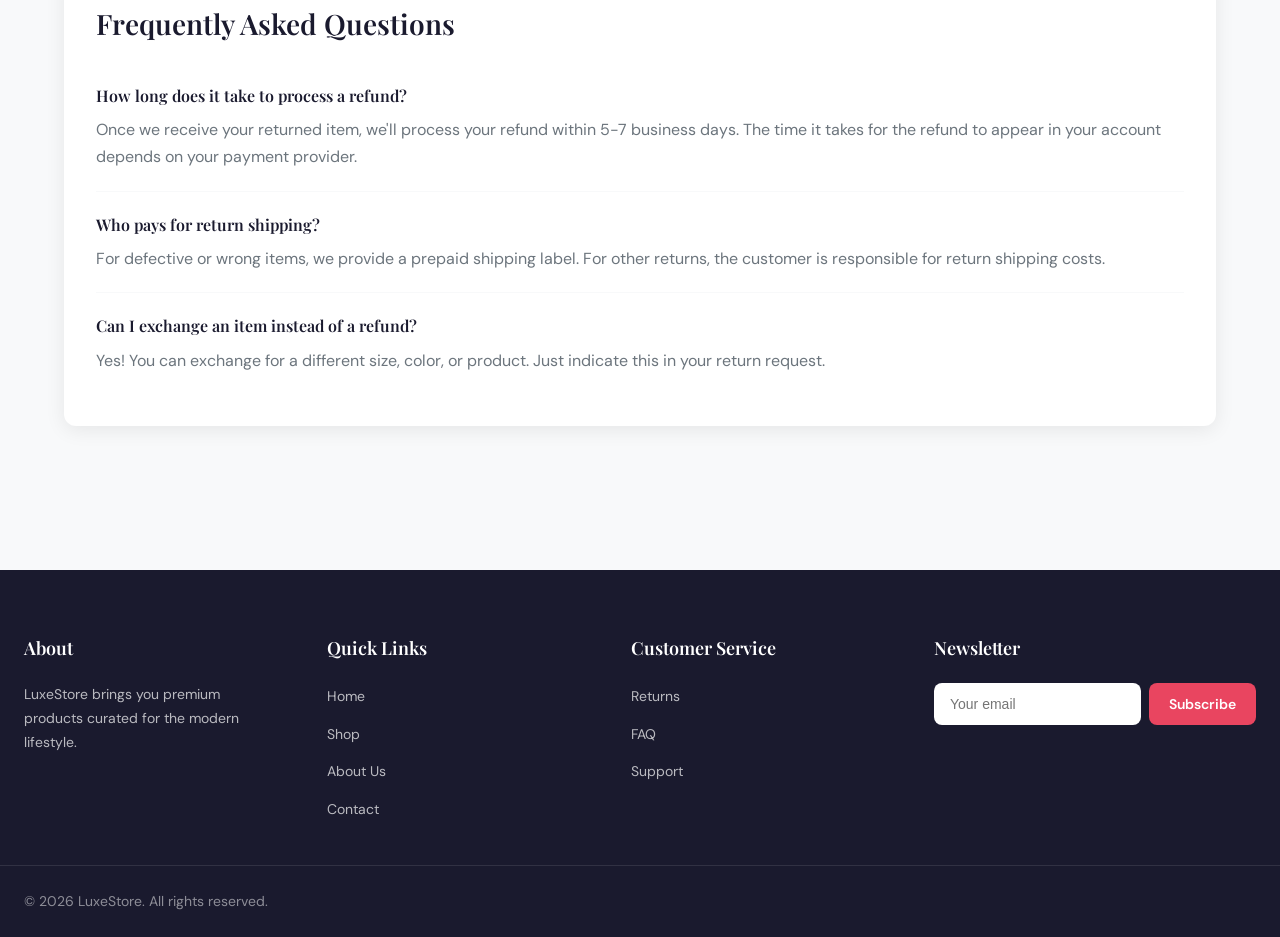
<file: return.html>
<!DOCTYPE html>
<html lang="en">
<head>
    <meta charset="UTF-8">
    <meta name="viewport" content="width=device-width, initial-scale=1.0">
    <title>Returns & Refunds - LuxeStore</title>
    <link rel="preconnect" href="https://fonts.googleapis.com">
    <link rel="preconnect" href="https://fonts.gstatic.com" crossorigin>
    <link href="https://fonts.googleapis.com/css2?family=DM+Sans:wght@400;500;600&family=Playfair+Display:wght@600;700&display=swap" rel="stylesheet">
    <link rel="stylesheet" href="styles.css">
    <link rel="stylesheet" href="pages.css">
</head>
<body>
    <header class="header">
        <div class="header-content">
            <a href="index.html" class="logo">LuxeStore</a>
            <nav class="desktop-nav">
                <a href="index.html">Home</a>
                <a href="index.html#products">Shop</a>
                <a href="about.html">About</a>
                <a href="contact.html">Contact</a>
                <a href="return.html" class="active">Returns</a>
            </nav>
            <div class="header-actions">
                <a href="login.html" class="auth-link">Login</a>
                <a href="cart.html" class="cart-btn">
                    <svg xmlns="http://www.w3.org/2000/svg" width="24" height="24" viewBox="0 0 24 24" fill="none" stroke="currentColor" stroke-width="2">
                        <circle cx="8" cy="21" r="1"></circle>
                        <circle cx="19" cy="21" r="1"></circle>
                        <path d="M2.05 2.05h2l2.66 12.42a2 2 0 0 0 2 1.58h9.78a2 2 0 0 0 1.95-1.57l1.65-7.43H5.12"></path>
                    </svg>
                </a>
                <button class="mobile-menu-btn" onclick="toggleMobileMenu()">
                    <span></span><span></span><span></span>
                </button>
            </div>
        </div>
    </header>

    <div class="mobile-nav" id="mobileNav">
        <a href="index.html">Home</a>
        <a href="index.html#products">Shop</a>
        <a href="about.html">About</a>
        <a href="contact.html">Contact</a>
        <a href="return.html">Returns</a>
        <a href="login.html">Login</a>
    </div>

    <main class="page-content">
        <section class="page-hero">
            <h1>Returns & Refunds</h1>
            <p>Our hassle-free return policy</p>
        </section>

        <section class="content-section">
            <div class="policy-card">
                <h2>30-Day Return Policy</h2>
                <p>We want you to be completely satisfied with your purchase. If you're not happy with your order, you can return most items within 30 days of delivery for a full refund.</p>
            </div>

            <div class="policy-grid">
                <div class="policy-item">
                    <div class="policy-icon">
                        <svg xmlns="http://www.w3.org/2000/svg" width="32" height="32" viewBox="0 0 24 24" fill="none" stroke="currentColor" stroke-width="2">
                            <path d="M21 10c0 7-9 13-9 13s-9-6-9-13a9 9 0 0 1 18 0z"></path>
                            <circle cx="12" cy="10" r="3"></circle>
                        </svg>
                    </div>
                    <h3>Easy Returns</h3>
                    <p>Simply fill out our return form and ship back the item in original packaging.</p>
                </div>
                <div class="policy-item">
                    <div class="policy-icon">
                        <svg xmlns="http://www.w3.org/2000/svg" width="32" height="32" viewBox="0 0 24 24" fill="none" stroke="currentColor" stroke-width="2">
                            <rect x="1" y="4" width="22" height="16" rx="2" ry="2"></rect>
                            <line x1="1" y1="10" x2="23" y2="10"></line>
                        </svg>
                    </div>
                    <h3>Full Refund</h3>
                    <p>Receive your money back within 5-7 business days after we process your return.</p>
                </div>
                <div class="policy-item">
                    <div class="policy-icon">
                        <svg xmlns="http://www.w3.org/2000/svg" width="32" height="32" viewBox="0 0 24 24" fill="none" stroke="currentColor" stroke-width="2">
                            <path d="M4 4h16c1.1 0 2 .9 2 2v12c0 1.1-.9 2-2 2H4c-1.1 0-2-.9-2-2V6c0-1.1.9-2 2-2z"></path>
                            <polyline points="22,6 12,13 2,6"></polyline>
                        </svg>
                    </div>
                    <h3>Online Process</h3>
                    <p>Complete your return request online and get a prepaid shipping label.</p>
                </div>
                <div class="policy-item">
                    <div class="policy-icon">
                        <svg xmlns="http://www.w3.org/2000/svg" width="32" height="32" viewBox="0 0 24 24" fill="none" stroke="currentColor" stroke-width="2">
                            <path d="M12 22s8-4 8-10V5l-8-3-8 3v7c0 6 8 10 8 10z"></path>
                        </svg>
                    </div>
                    <h3>Quality Guarantee</h3>
                    <p>Items must be unworn, with tags attached, in original condition.</p>
                </div>
            </div>

            <div class="return-form-card">
                <h2>Request a Return</h2>
                <form class="return-form" id="returnForm">
                    <div class="form-row">
                        <div class="form-group">
                            <label>Order Number</label>
                            <input type="text" placeholder="ORD-123456" required>
                        </div>
                        <div class="form-group">
                            <label>Email Address</label>
                            <input type="email" placeholder="your@email.com" required>
                        </div>
                    </div>
                    <div class="form-group">
                        <label>Product Name</label>
                        <input type="text" placeholder="Product you want to return" required>
                    </div>
                    <div class="form-group">
                        <label>Reason for Return</label>
                        <select required>
                            <option value="">Select a reason</option>
                            <option>Wrong item received</option>
                            <option>Item defective/damaged</option>
                            <option>Better price found</option>
                            <option>Not as described</option>
                            <option>Changed mind</option>
                        </select>
                    </div>
                    <div class="form-group">
                        <label>Additional Notes</label>
                        <textarea placeholder="Any additional details..."></textarea>
                    </div>
                    <button type="submit" class="submit-btn">Submit Return Request</button>
                </form>
            </div>

            <div class="faq-section">
                <h2>Frequently Asked Questions</h2>
                <div class="faq-item">
                    <h3>How long does it take to process a refund?</h3>
                    <p>Once we receive your returned item, we'll process your refund within 5-7 business days. The time it takes for the refund to appear in your account depends on your payment provider.</p>
                </div>
                <div class="faq-item">
                    <h3>Who pays for return shipping?</h3>
                    <p>For defective or wrong items, we provide a prepaid shipping label. For other returns, the customer is responsible for return shipping costs.</p>
                </div>
                <div class="faq-item">
                    <h3>Can I exchange an item instead of a refund?</h3>
                    <p>Yes! You can exchange for a different size, color, or product. Just indicate this in your return request.</p>
                </div>
            </div>
        </section>
    </main>

    <footer class="footer">
        <div class="footer-content">
            <div class="footer-section">
                <h4>About</h4>
                <p>LuxeStore brings you premium products curated for the modern lifestyle.</p>
            </div>
            <div class="footer-section">
                <h4>Quick Links</h4>
                <ul>
                    <li><a href="index.html">Home</a></li>
                    <li><a href="index.html#products">Shop</a></li>
                    <li><a href="about.html">About Us</a></li>
                    <li><a href="contact.html">Contact</a></li>
                </ul>
            </div>
            <div class="footer-section">
                <h4>Customer Service</h4>
                <ul>
                    <li><a href="return.html">Returns</a></li>
                    <li><a href="contact.html">FAQ</a></li>
                    <li><a href="contact.html">Support</a></li>
                </ul>
            </div>
            <div class="footer-section">
                <h4>Newsletter</h4>
                <div class="newsletter-form">
                    <input type="email" placeholder="Your email">
                    <button>Subscribe</button>
                </div>
            </div>
        </div>
        <div class="footer-bottom">
            <p>&copy; 2026 LuxeStore. All rights reserved.</p>
        </div>
    </footer>

    <script src="app.js"></script>
    <script src="auth.js"></script>
</body>
</html>
</file>
<file: styles.css>
:root {
    --primary: #1a1a2e;
    --secondary: #16213e;
    --accent: #e94560;
    --background: #f8f9fa;
    --card-bg: #ffffff;
    --text-primary: #1a1a2e;
    --text-secondary: #6c757d;
    --success: #28a745;
    --shadow: 0 4px 20px rgba(0,0,0,0.08);
    --shadow-hover: 0 8px 30px rgba(0,0,0,0.15);
    --radius: 12px;
    --radius-sm: 8px;
    --transition: 0.3s ease;
}

* {
    margin: 0;
    padding: 0;
    box-sizing: border-box;
}

body {
    font-family: 'DM Sans', sans-serif;
    background-color: var(--background);
    color: var(--text-primary);
    line-height: 1.6;
}

h1, h2, h3, h4 {
    font-family: 'Playfair Display', serif;
    font-weight: 600;
}

a {
    text-decoration: none;
    color: inherit;
}

button {
    cursor: pointer;
    border: none;
    font-family: inherit;
}

.header {
    position: fixed;
    top: 0;
    left: 0;
    right: 0;
    background: var(--card-bg);
    box-shadow: var(--shadow);
    z-index: 100;
}

.header-content {
    max-width: 1400px;
    margin: 0 auto;
    padding: 16px 24px;
    display: flex;
    align-items: center;
    justify-content: space-between;
    gap: 24px;
}

.logo {
    font-family: 'Playfair Display', serif;
    font-size: 28px;
    font-weight: 700;
    color: var(--primary);
    white-space: nowrap;
}

.main-nav {
    display: flex;
    gap: 24px;
    margin-right: auto;
    margin-left: 24px;
}

.main-nav a {
    font-size: 15px;
    font-weight: 500;
    color: var(--text-secondary);
    transition: var(--transition);
    position: relative;
}

.main-nav a:hover,
.main-nav a.active {
    color: var(--primary);
}

.main-nav a.active::after {
    content: '';
    position: absolute;
    bottom: -4px;
    left: 0;
    right: 0;
    height: 2px;
    background: var(--accent);
}

.login-btn {
    padding: 8px 20px;
    background: var(--primary);
    color: white;
    font-size: 14px;
    font-weight: 500;
    border-radius: var(--radius-sm);
    transition: var(--transition);
}

.login-btn:hover {
    background: var(--accent);
}

.user-menu {
    position: relative;
}

.user-btn {
    display: flex;
    align-items: center;
    gap: 8px;
    padding: 4px 12px 4px 4px;
    background: var(--primary);
    border-radius: 30px;
    color: white;
    cursor: pointer;
    transition: var(--transition);
}

.user-btn:hover {
    background: var(--accent);
}

.user-avatar {
    width: 32px;
    height: 32px;
    border-radius: 50%;
    object-fit: cover;
}

.user-name {
    font-size: 14px;
    font-weight: 500;
    max-width: 120px;
    overflow: hidden;
    text-overflow: ellipsis;
    white-space: nowrap;
}

.user-dropdown {
    position: absolute;
    top: 100%;
    right: 0;
    margin-top: 8px;
    background: var(--card-bg);
    border-radius: var(--radius);
    box-shadow: var(--shadow-hover);
    min-width: 180px;
    opacity: 0;
    visibility: hidden;
    transform: translateY(-10px);
    transition: var(--transition);
    z-index: 100;
}

.user-dropdown.show {
    opacity: 1;
    visibility: visible;
    transform: translateY(0);
}

.user-dropdown a {
    display: block;
    padding: 12px 16px;
    font-size: 14px;
    color: var(--text-primary);
    transition: var(--transition);
}

.user-dropdown a:hover {
    background: var(--background);
    color: var(--accent);
}

.user-dropdown hr {
    border: none;
    border-top: 1px solid var(--background);
    margin: 4px 0;
}

.mobile-user-info {
    display: flex;
    align-items: center;
    gap: 12px;
    padding: 8px;
    background: var(--background);
    border-radius: var(--radius-sm);
}

.mobile-user-avatar {
    width: 36px;
    height: 36px;
    border-radius: 50%;
    object-fit: cover;
}

.mobile-links {
    display: flex;
    flex-direction: column;
    gap: 4px;
    margin-bottom: 24px;
}

.mobile-links a {
    padding: 12px 16px;
    font-size: 16px;
    font-weight: 500;
    color: var(--text-primary);
    border-radius: var(--radius-sm);
    transition: var(--transition);
}

.mobile-links a:hover {
    background: var(--background);
    color: var(--accent);
}

.search-container {
    position: relative;
    flex: 1;
    max-width: 500px;
}

.search-input {
    width: 100%;
    padding: 12px 16px 12px 48px;
    border: 2px solid transparent;
    border-radius: 50px;
    background: var(--background);
    font-size: 15px;
    transition: var(--transition);
}

.search-input:focus {
    outline: none;
    border-color: var(--accent);
    background: var(--card-bg);
}

.search-icon {
    position: absolute;
    left: 18px;
    top: 50%;
    transform: translateY(-50%);
    color: var(--text-secondary);
}

.cart-btn {
    position: relative;
    background: transparent;
    padding: 8px;
    border-radius: 50%;
    transition: var(--transition);
}

.cart-btn:hover {
    background: var(--background);
}

.cart-badge {
    position: absolute;
    top: 0;
    right: 0;
    background: var(--accent);
    color: white;
    font-size: 11px;
    font-weight: 600;
    width: 20px;
    height: 20px;
    border-radius: 50%;
    display: flex;
    align-items: center;
    justify-content: center;
}

.mobile-menu-btn {
    display: none;
    flex-direction: column;
    gap: 5px;
    padding: 8px;
    background: transparent;
}

.mobile-menu-btn span {
    width: 24px;
    height: 2px;
    background: var(--primary);
    transition: var(--transition);
}

.mobile-nav {
    display: none;
    position: fixed;
    top: 73px;
    left: 0;
    right: 0;
    background: var(--card-bg);
    box-shadow: var(--shadow);
    z-index: 99;
    transform: translateY(-100%);
    opacity: 0;
    transition: var(--transition);
}

.mobile-nav.active {
    transform: translateY(0);
    opacity: 1;
}

.mobile-nav-content {
    padding: 24px;
}

.mobile-search {
    margin-bottom: 24px;
}

.mobile-search .search-input {
    width: 100%;
    max-width: none;
    border-radius: var(--radius-sm);
}

.main-content {
    display: flex;
    max-width: 1400px;
    margin: 73px auto 0;
    padding: 32px 24px;
    gap: 32px;
}

.sidebar {
    width: 260px;
    flex-shrink: 0;
}

.filter-section {
    background: var(--card-bg);
    padding: 24px;
    border-radius: var(--radius);
    box-shadow: var(--shadow);
    margin-bottom: 24px;
}

.filter-section h3 {
    font-size: 18px;
    margin-bottom: 16px;
    color: var(--primary);
}

.filter-options {
    display: flex;
    flex-direction: column;
    gap: 12px;
}

.filter-checkbox {
    display: flex;
    align-items: center;
    gap: 10px;
    cursor: pointer;
    font-size: 15px;
    color: var(--text-secondary);
    transition: var(--transition);
}

.filter-checkbox:hover {
    color: var(--primary);
}

.filter-checkbox input {
    width: 18px;
    height: 18px;
    accent-color: var(--accent);
    cursor: pointer;
}

.price-inputs {
    display: flex;
    align-items: center;
    gap: 12px;
}

.price-inputs input {
    width: 80px;
    padding: 10px 12px;
    border: 2px solid var(--background);
    border-radius: var(--radius-sm);
    font-size: 14px;
    transition: var(--transition);
}

.price-inputs input:focus {
    outline: none;
    border-color: var(--accent);
}

.price-inputs span {
    color: var(--text-secondary);
}

.clear-filters-btn {
    width: 100%;
    padding: 12px;
    background: var(--background);
    color: var(--text-secondary);
    border-radius: var(--radius-sm);
    font-size: 14px;
    font-weight: 500;
    transition: var(--transition);
    margin-top: 16px;
}

.clear-filters-btn:hover {
    background: var(--accent);
    color: white;
}

.products-section {
    flex: 1;
    min-width: 0;
}

.hero {
    background: linear-gradient(135deg, var(--primary) 0%, var(--secondary) 100%);
    border-radius: var(--radius);
    padding: 64px 48px;
    margin-bottom: 32px;
    position: relative;
    overflow: hidden;
}

.hero::before {
    content: '';
    position: absolute;
    top: -50%;
    right: -20%;
    width: 60%;
    height: 200%;
    background: radial-gradient(circle, rgba(233,69,96,0.15) 0%, transparent 70%);
    pointer-events: none;
}

.hero::after {
    content: '';
    position: absolute;
    bottom: 0;
    left: 0;
    right: 0;
    height: 4px;
    background: linear-gradient(90deg, var(--accent), transparent);
}

.hero-content {
    position: relative;
    z-index: 1;
    max-width: 500px;
}

.hero h1 {
    font-size: 42px;
    color: white;
    margin-bottom: 16px;
    line-height: 1.2;
}

.hero p {
    font-size: 18px;
    color: rgba(255,255,255,0.8);
    margin-bottom: 32px;
}

.cta-btn {
    padding: 16px 40px;
    background: var(--accent);
    color: white;
    font-size: 16px;
    font-weight: 600;
    border-radius: 50px;
    transition: var(--transition);
}

.cta-btn:hover {
    transform: scale(1.02);
    box-shadow: 0 8px 25px rgba(233,69,96,0.4);
}

.products-header {
    display: flex;
    align-items: center;
    justify-content: space-between;
    margin-bottom: 24px;
}

.products-header h2 {
    font-size: 28px;
    color: var(--primary);
}

.product-count {
    color: var(--text-secondary);
    font-size: 14px;
}

.products-grid {
    display: grid;
    grid-template-columns: repeat(4, 1fr);
    gap: 24px;
}

.product-card {
    background: var(--card-bg);
    border-radius: var(--radius);
    box-shadow: var(--shadow);
    overflow: hidden;
    transition: var(--transition);
}

.product-card:hover {
    transform: translateY(-5px);
    box-shadow: var(--shadow-hover);
}

.product-image {
    position: relative;
    aspect-ratio: 1;
    overflow: hidden;
    background: var(--background);
}

.product-image img {
    width: 100%;
    height: 100%;
    object-fit: cover;
    transition: var(--transition);
}

.product-card:hover .product-image img {
    transform: scale(1.05);
}

.product-category {
    position: absolute;
    top: 12px;
    left: 12px;
    background: rgba(26,26,46,0.85);
    color: white;
    padding: 6px 12px;
    border-radius: 20px;
    font-size: 12px;
    font-weight: 500;
}

.product-info {
    padding: 20px;
}

.product-name {
    font-size: 16px;
    font-weight: 600;
    color: var(--primary);
    margin-bottom: 8px;
    line-height: 1.4;
}

.product-price {
    font-size: 20px;
    font-weight: 700;
    color: var(--accent);
    margin-bottom: 12px;
}

.product-actions {
    display: flex;
    gap: 8px;
}

.add-to-cart-btn {
    flex: 1;
    padding: 12px;
    background: var(--primary);
    color: white;
    font-size: 14px;
    font-weight: 600;
    border-radius: var(--radius-sm);
    transition: var(--transition);
}

.add-to-cart-btn:hover {
    background: var(--accent);
}

.buy-now-btn {
    flex: 1;
    padding: 12px;
    background: var(--accent);
    color: white;
    font-size: 14px;
    font-weight: 600;
    border-radius: var(--radius-sm);
    transition: var(--transition);
}

.buy-now-btn:hover {
    background: #d63850;
}

.no-products {
    display: none;
    flex-direction: column;
    align-items: center;
    justify-content: center;
    padding: 64px;
    text-align: center;
    color: var(--text-secondary);
}

.no-products svg {
    margin-bottom: 16px;
    opacity: 0.5;
}

.no-products h3 {
    font-size: 20px;
    margin-bottom: 8px;
    color: var(--primary);
}

.no-products.active {
    display: flex;
}

.cart-overlay {
    display: none;
    position: fixed;
    top: 0;
    left: 0;
    right: 0;
    bottom: 0;
    background: rgba(0,0,0,0.5);
    z-index: 200;
    opacity: 0;
    transition: var(--transition);
}

.cart-overlay.active {
    display: block;
    opacity: 1;
}

.cart-modal {
    position: fixed;
    top: 0;
    right: 0;
    bottom: 0;
    width: 420px;
    max-width: 100%;
    background: var(--card-bg);
    z-index: 201;
    transform: translateX(100%);
    transition: var(--transition);
    display: flex;
    flex-direction: column;
}

.cart-modal.active {
    transform: translateX(0);
}

.cart-header {
    display: flex;
    align-items: center;
    justify-content: space-between;
    padding: 24px;
    border-bottom: 1px solid var(--background);
}

.cart-header h2 {
    font-size: 24px;
}

.close-cart-btn {
    background: transparent;
    padding: 8px;
    border-radius: 50%;
    transition: var(--transition);
}

.close-cart-btn:hover {
    background: var(--background);
}

.cart-items {
    flex: 1;
    overflow-y: auto;
    padding: 24px;
}

.empty-cart {
    display: flex;
    flex-direction: column;
    align-items: center;
    justify-content: center;
    height: 100%;
    color: var(--text-secondary);
    text-align: center;
}

.empty-cart svg {
    margin-bottom: 16px;
    opacity: 0.5;
}

.cart-item {
    display: flex;
    gap: 16px;
    padding: 16px 0;
    border-bottom: 1px solid var(--background);
}

.cart-item-image {
    width: 80px;
    height: 80px;
    border-radius: var(--radius-sm);
    overflow: hidden;
    flex-shrink: 0;
}

.cart-item-image img {
    width: 100%;
    height: 100%;
    object-fit: cover;
}

.cart-item-details {
    flex: 1;
    min-width: 0;
}

.cart-item-name {
    font-size: 14px;
    font-weight: 600;
    color: var(--primary);
    margin-bottom: 4px;
}

.cart-item-price {
    font-size: 14px;
    color: var(--accent);
    font-weight: 600;
    margin-bottom: 12px;
}

.cart-item-controls {
    display: flex;
    align-items: center;
    gap: 12px;
}

.quantity-btn {
    width: 28px;
    height: 28px;
    background: var(--background);
    border-radius: 50%;
    display: flex;
    align-items: center;
    justify-content: center;
    font-size: 16px;
    transition: var(--transition);
}

.quantity-btn:hover {
    background: var(--accent);
    color: white;
}

.quantity-value {
    font-size: 14px;
    font-weight: 600;
    min-width: 20px;
    text-align: center;
}

.remove-item-btn {
    margin-left: auto;
    background: transparent;
    color: var(--text-secondary);
    font-size: 12px;
    transition: var(--transition);
}

.remove-item-btn:hover {
    color: var(--accent);
}

.cart-footer {
    padding: 24px;
    border-top: 1px solid var(--background);
}

.cart-subtotal {
    display: flex;
    justify-content: space-between;
    font-size: 18px;
    font-weight: 600;
    margin-bottom: 16px;
}

.cart-subtotal span:last-child {
    color: var(--accent);
}

.checkout-btn {
    width: 100%;
    padding: 16px;
    background: var(--accent);
    color: white;
    font-size: 16px;
    font-weight: 600;
    border-radius: var(--radius-sm);
    transition: var(--transition);
}

.checkout-btn:hover {
    background: var(--primary);
}

.toast {
    position: fixed;
    bottom: 24px;
    left: 50%;
    transform: translateX(-50%) translateY(100px);
    background: var(--primary);
    color: white;
    padding: 16px 32px;
    border-radius: var(--radius);
    font-size: 14px;
    font-weight: 500;
    opacity: 0;
    transition: var(--transition);
    z-index: 300;
}

.toast.active {
    transform: translateX(-50%) translateY(0);
    opacity: 1;
}

.footer {
    background: var(--primary);
    color: white;
    margin-top: 64px;
}

.footer-content {
    max-width: 1400px;
    margin: 0 auto;
    padding: 64px 24px 32px;
    display: grid;
    grid-template-columns: repeat(4, 1fr);
    gap: 48px;
}

.footer-section h4 {
    font-size: 18px;
    margin-bottom: 20px;
    color: white;
}

.footer-section p {
    font-size: 14px;
    color: rgba(255,255,255,0.7);
    line-height: 1.7;
}

.footer-section ul {
    list-style: none;
}

.footer-section ul li {
    margin-bottom: 12px;
}

.footer-section ul a {
    font-size: 14px;
    color: rgba(255,255,255,0.7);
    transition: var(--transition);
}

.footer-section ul a:hover {
    color: var(--accent);
}

.newsletter-form {
    display: flex;
    gap: 8px;
    margin-top: 16px;
}

.newsletter-form input {
    flex: 1;
    padding: 12px 16px;
    border: none;
    border-radius: var(--radius-sm);
    font-size: 14px;
}

.newsletter-form button {
    padding: 12px 20px;
    background: var(--accent);
    color: white;
    font-size: 14px;
    font-weight: 600;
    border-radius: var(--radius-sm);
    transition: var(--transition);
}

.newsletter-form button:hover {
    background: #d63850;
}

.footer-bottom {
    max-width: 1400px;
    margin: 0 auto;
    padding: 24px;
    border-top: 1px solid rgba(255,255,255,0.1);
    display: flex;
    justify-content: space-between;
    align-items: center;
}

.footer-bottom p {
    font-size: 14px;
    color: rgba(255,255,255,0.5);
}

.social-links {
    display: flex;
    gap: 16px;
}

.social-links a {
    width: 40px;
    height: 40px;
    background: rgba(255,255,255,0.1);
    border-radius: 50%;
    display: flex;
    align-items: center;
    justify-content: center;
    transition: var(--transition);
}

.social-links a:hover {
    background: var(--accent);
}

@media (max-width: 1024px) {
    .products-grid {
        grid-template-columns: repeat(3, 1fr);
    }

    .sidebar {
        display: none;
    }

    .mobile-nav {
        display: block;
    }

    .main-content {
        margin-top: 73px;
    }

    .hero h1 {
        font-size: 36px;
    }
}

@media (max-width: 768px) {
    .main-nav {
        display: none;
    }
    
    .login-btn {
        display: none;
    }
    
    .products-grid {
        grid-template-columns: repeat(2, 1fr);
        gap: 16px;
    }

    .hero {
        padding: 48px 24px;
    }

    .hero h1 {
        font-size: 28px;
    }

    .hero p {
        font-size: 16px;
    }

    .footer-content {
        grid-template-columns: repeat(2, 1fr);
        gap: 32px;
    }

    .cart-modal {
        width: 100%;
    }
}

@media (max-width: 480px) {
    .header-content {
        padding: 12px 16px;
    }

    .logo {
        font-size: 22px;
    }

    .search-container {
        display: none;
    }

    .mobile-menu-btn {
        display: flex;
    }

    .main-content {
        padding: 16px;
    }

    .products-grid {
        grid-template-columns: 1fr;
    }

    .hero {
        padding: 32px 20px;
    }

    .hero h1 {
        font-size: 24px;
    }

    .cta-btn {
        padding: 14px 32px;
        font-size: 14px;
    }

    .products-header {
        flex-direction: column;
        align-items: flex-start;
        gap: 8px;
    }

    .products-header h2 {
        font-size: 22px;
    }

    .footer-content {
        grid-template-columns: 1fr;
        gap: 32px;
    }

    .footer-bottom {
        flex-direction: column;
        gap: 16px;
        text-align: center;
    }
}
</file>
<file: admin.css>
/* Admin Portal Styles */

.admin-wrapper {
    display: flex;
    min-height: 100vh;
}

.admin-sidebar {
    width: 260px;
    background: var(--primary);
    color: white;
    display: flex;
    flex-direction: column;
    position: fixed;
    top: 0;
    left: 0;
    bottom: 0;
    z-index: 100;
}

.admin-logo {
    padding: 24px;
    border-bottom: 1px solid rgba(255,255,255,0.1);
}

.admin-logo a {
    font-family: 'Playfair Display', serif;
    font-size: 24px;
    font-weight: 700;
    color: white;
}

.admin-logo span {
    display: block;
    font-size: 12px;
    color: var(--accent);
    margin-top: 4px;
}

.admin-nav {
    flex: 1;
    padding: 24px 12px;
    overflow-y: auto;
}

.nav-link {
    display: flex;
    align-items: center;
    gap: 12px;
    padding: 14px 16px;
    color: rgba(255,255,255,0.7);
    border-radius: var(--radius-sm);
    font-size: 15px;
    font-weight: 500;
    transition: var(--transition);
    margin-bottom: 4px;
}

.nav-link:hover {
    background: rgba(255,255,255,0.1);
    color: white;
}

.nav-link.active {
    background: var(--accent);
    color: white;
}

.admin-footer {
    padding: 24px;
    border-top: 1px solid rgba(255,255,255,0.1);
}

.back-link {
    display: flex;
    align-items: center;
    gap: 8px;
    color: rgba(255,255,255,0.7);
    font-size: 14px;
    transition: var(--transition);
}

.back-link:hover {
    color: white;
}

.admin-main {
    flex: 1;
    margin-left: 260px;
    background: var(--background);
    min-height: 100vh;
}

.admin-header {
    background: var(--card-bg);
    padding: 20px 32px;
    display: flex;
    justify-content: space-between;
    align-items: center;
    box-shadow: var(--shadow);
    position: sticky;
    top: 0;
    z-index: 50;
}

.admin-header h1 {
    font-size: 24px;
    color: var(--primary);
}

.admin-actions {
    display: flex;
    align-items: center;
    gap: 20px;
}

.notification-btn {
    position: relative;
    background: var(--background);
    padding: 10px;
    border-radius: 50%;
    color: var(--text-secondary);
    transition: var(--transition);
}

.notification-btn:hover {
    background: var(--accent);
    color: white;
}

.notification-badge {
    position: absolute;
    top: -4px;
    right: -4px;
    background: var(--accent);
    color: white;
    font-size: 11px;
    width: 18px;
    height: 18px;
    border-radius: 50%;
    display: flex;
    align-items: center;
    justify-content: center;
}

.admin-profile {
    display: flex;
    align-items: center;
    gap: 12px;
}

.admin-profile img {
    width: 40px;
    height: 40px;
    border-radius: 50%;
    object-fit: cover;
}

.profile-info {
    display: flex;
    flex-direction: column;
}

.profile-info span {
    font-size: 14px;
    font-weight: 600;
    color: var(--primary);
}

.profile-info small {
    font-size: 12px;
    color: var(--text-secondary);
}

.admin-content 32px;
 {
    padding:}

.admin-section {
    display: none;
}

.admin-section.active {
    display: block;
}

/* Stats Grid */
.stats-grid {
    display: grid;
    grid-template-columns: repeat(4, 1fr);
    gap: 24px;
    margin-bottom: 32px;
}

.stat-card {
    background: var(--card-bg);
    padding: 24px;
    border-radius: var(--radius);
    box-shadow: var(--shadow);
    display: flex;
    gap: 16px;
}

.stat-icon {
    width: 56px;
    height: 56px;
    border-radius: var(--radius-sm);
    display: flex;
    align-items: center;
    justify-content: center;
    flex-shrink: 0;
}

.stat-icon.revenue {
    background: rgba(40, 167, 69, 0.1);
    color: var(--success);
}

.stat-icon.orders {
    background: rgba(233, 69, 96, 0.1);
    color: var(--accent);
}

.stat-icon.products {
    background: rgba(0, 123, 255, 0.1);
    color: #007bff;
}

.stat-icon.users {
    background: rgba(111, 66, 193, 0.1);
    color: #6f42c1;
}

.stat-details {
    display: flex;
    flex-direction: column;
}

.stat-label {
    font-size: 14px;
    color: var(--text-secondary);
    margin-bottom: 4px;
}

.stat-value {
    font-size: 28px;
    font-weight: 700;
    color: var(--primary);
}

.stat-change {
    font-size: 13px;
    font-weight: 500;
}

.stat-change.positive {
    color: var(--success);
}

.stat-change.negative {
    color: #dc3545;
}

/* Chart Section */
.chart-section {
    background: var(--card-bg);
    padding: 24px;
    border-radius: var(--radius);
    box-shadow: var(--shadow);
    margin-bottom: 32px;
}

.chart-header {
    display: flex;
    justify-content: space-between;
    align-items: center;
    margin-bottom: 24px;
}

.chart-header h2 {
    font-size: 20px;
    color: var(--primary);
}

.chart-header select {
    padding: 8px 16px;
    border: 2px solid var(--background);
    border-radius: var(--radius-sm);
    font-size: 14px;
    background: var(--card-bg);
}

.chart-placeholder {
    height: 250px;
    display: flex;
    flex-direction: column;
}

.chart-bars {
    flex: 1;
    display: flex;
    align-items: flex-end;
    justify-content: space-around;
    padding-bottom: 16px;
    border-bottom: 2px solid var(--background);
}

.chart-bar {
    width: 40px;
    background: linear-gradient(180deg, var(--accent), #ff8a9b);
    border-radius: 4px 4px 0 0;
    transition: var(--transition);
}

.chart-bar:hover {
    opacity: 0.8;
}

.chart-labels {
    display: flex;
    justify-content: space-around;
    padding-top: 12px;
    font-size: 12px;
    color: var(--text-secondary);
}

/* Recent Orders */
.recent-section {
    background: var(--card-bg);
    padding: 24px;
    border-radius: var(--radius);
    box-shadow: var(--shadow);
}

.recent-section h2 {
    font-size: 20px;
    color: var(--primary);
    margin-bottom: 20px;
}

/* Data Table */
.data-table {
    width: 100%;
    border-collapse: collapse;
}

.data-table th {
    text-align: left;
    padding: 14px 16px;
    font-size: 13px;
    font-weight: 600;
    color: var(--text-secondary);
    text-transform: uppercase;
    letter-spacing: 0.5px;
    border-bottom: 2px solid var(--background);
}

.data-table td {
    padding: 16px;
    font-size: 14px;
    color: var(--text-primary);
    border-bottom: 1px solid var(--background);
}

.data-table tr:hover {
    background: var(--background);
}

.status {
    display: inline-block;
    padding: 4px 12px;
    border-radius: 20px;
    font-size: 12px;
    font-weight: 600;
}

.status.completed {
    background: rgba(40, 167, 69, 0.1);
    color: var(--success);
}

.status.pending {
    background: rgba(255, 193, 7, 0.1);
    color: #ffc107;
}

.status.shipped {
    background: rgba(0, 123, 255, 0.1);
    color: #007bff;
}

.status.processing {
    background: rgba(111, 66, 193, 0.1);
    color: #6f42c1;
}

.role {
    display: inline-block;
    padding: 4px 12px;
    border-radius: 20px;
    font-size: 12px;
    font-weight: 600;
}

.role.admin {
    background: rgba(233, 69, 96, 0.1);
    color: var(--accent);
}

.role.user {
    background: rgba(0, 123, 255, 0.1);
    color: #007bff;
}

.action-btn {
    padding: 6px 12px;
    background: var(--background);
    border: none;
    border-radius: var(--radius-sm);
    font-size: 13px;
    font-weight: 500;
    color: var(--text-secondary);
    cursor: pointer;
    transition: var(--transition);
}

.action-btn:hover {
    background: var(--accent);
    color: white;
}

/* Section Header */
.section-header {
    display: flex;
    justify-content: space-between;
    align-items: center;
    margin-bottom: 24px;
}

.section-header h2 {
    font-size: 24px;
    color: var(--primary);
}

.add-btn {
    display: flex;
    align-items: center;
    gap: 8px;
    padding: 12px 20px;
    background: var(--accent);
    color: white;
    border: none;
    border-radius: var(--radius-sm);
    font-size: 14px;
    font-weight: 600;
    cursor: pointer;
    transition: var(--transition);
}

.add-btn:hover {
    background: #d63850;
}

.filter-btns {
    display: flex;
    gap: 8px;
}

.filter-btn {
    padding: 8px 16px;
    background: var(--card-bg);
    border: 2px solid var(--background);
    border-radius: var(--radius-sm);
    font-size: 13px;
    font-weight: 500;
    color: var(--text-secondary);
    cursor: pointer;
    transition: var(--transition);
}

.filter-btn.active,
.filter-btn:hover {
    border-color: var(--accent);
    color: var(--accent);
}

/* Analytics */
.analytics-grid {
    display: grid;
    grid-template-columns: 1fr 1fr;
    gap: 24px;
}

.analytics-card {
    background: var(--card-bg);
    padding: 24px;
    border-radius: var(--radius);
    box-shadow: var(--shadow);
}

.analytics-card h3 {
    font-size: 18px;
    color: var(--primary);
    margin-bottom: 20px;
}

.top-products {
    list-style: none;
}

.top-products li {
    display: flex;
    justify-content: space-between;
    padding: 12px 0;
    border-bottom: 1px solid var(--background);
    font-size: 14px;
}

.top-products li:last-child {
    border-bottom: none;
}

.top-products li span:last-child {
    font-weight: 600;
    color: var(--accent);
}

.category-stats {
    display: flex;
    flex-direction: column;
    gap: 16px;
}

.category-bar {
    display: flex;
    align-items: center;
    gap: 12px;
}

.category-bar > span:first-child {
    width: 100px;
    font-size: 14px;
    color: var(--text-secondary);
}

.category-bar .bar {
    flex: 1;
    height: 8px;
    background: var(--background);
    border-radius: 4px;
    overflow: hidden;
}

.category-bar .fill {
    height: 100%;
    background: var(--accent);
    border-radius: 4px;
}

.category-bar > span:last-child {
    width: 40px;
    font-size: 14px;
    font-weight: 600;
    color: var(--primary);
}

/* Settings */
.settings-grid {
    display: grid;
    grid-template-columns: repeat(3, 1fr);
    gap: 24px;
    margin-bottom: 24px;
}

.settings-card {
    background: var(--card-bg);
    padding: 24px;
    border-radius: var(--radius);
    box-shadow: var(--shadow);
}

.settings-card h3 {
    font-size: 18px;
    color: var(--primary);
    margin-bottom: 20px;
    padding-bottom: 12px;
    border-bottom: 1px solid var(--background);
}

.setting-item {
    display: flex;
    justify-content: space-between;
    align-items: center;
    padding: 12px 0;
}

.setting-item label {
    font-size: 14px;
    color: var(--text-secondary);
}

.setting-item input[type="text"],
.setting-item input[type="email"],
.setting-item input[type="number"],
.setting-item select {
    padding: 8px 12px;
    border: 2px solid var(--background);
    border-radius: var(--radius-sm);
    font-size: 14px;
    width: 180px;
}

.setting-item input[type="checkbox"] {
    width: 20px;
    height: 20px;
    accent-color: var(--accent);
}

.change-password-btn {
    width: 100%;
    padding: 12px;
    background: var(--background);
    color: var(--text-secondary);
    border: none;
    border-radius: var(--radius-sm);
    font-size: 14px;
    font-weight: 500;
    margin-top: 12px;
    cursor: pointer;
    transition: var(--transition);
}

.change-password-btn:hover {
    background: var(--accent);
    color: white;
}

.save-settings-btn {
    padding: 14px 32px;
    background: var(--accent);
    color: white;
    border: none;
    border-radius: var(--radius-sm);
    font-size: 15px;
    font-weight: 600;
    cursor: pointer;
    transition: var(--transition);
}

.save-settings-btn:hover {
    background: #d63850;
}

/* Responsive */
@media (max-width: 1200px) {
    .stats-grid {
        grid-template-columns: repeat(2, 1fr);
    }
    
    .settings-grid {
        grid-template-columns: 1fr;
    }
}

@media (max-width: 1024px) {
    .admin-sidebar {
        transform: translateX(-100%);
    }
    
    .admin-sidebar.active {
        transform: translateX(0);
    }
    
    .admin-main {
        margin-left: 0;
    }
}

@media (max-width: 768px) {
    .stats-grid {
        grid-template-columns: 1fr;
    }
    
    .analytics-grid {
        grid-template-columns: 1fr;
    }
    
    .admin-header {
        padding: 16px;
    }
    
    .admin-content {
        padding: 16px;
    }
    
    .section-header {
        flex-direction: column;
        gap: 16px;
        align-items: flex-start;
    }
    
    .data-table {
        font-size: 13px;
    }
    
    .data-table th,
    .data-table td {
        padding: 12px 8px;
    }
}
</file>
<file: pages.css>
/* Additional Page Styles */

.page-content {
    margin-top: 73px;
    min-height: calc(100vh - 73px);
}

.page-hero {
    background: linear-gradient(135deg, var(--primary) 0%, var(--secondary) 100%);
    padding: 80px 24px;
    text-align: center;
    position: relative;
}

.page-hero::after {
    content: '';
    position: absolute;
    bottom: 0;
    left: 0;
    right: 0;
    height: 4px;
    background: linear-gradient(90deg, var(--accent), transparent);
}

.page-hero h1 {
    font-size: 48px;
    color: white;
    margin-bottom: 16px;
}

.page-hero p {
    font-size: 18px;
    color: rgba(255,255,255,0.8);
}

.content-section {
    max-width: 1200px;
    margin: 0 auto;
    padding: 48px 24px;
}

.policy-card, .return-form-card, .faq-section {
    background: var(--card-bg);
    padding: 32px;
    border-radius: var(--radius);
    box-shadow: var(--shadow);
    margin-bottom: 32px;
}

.policy-card h2, .return-form-card h2, .faq-section h2 {
    font-size: 28px;
    margin-bottom: 16px;
    color: var(--primary);
}

.policy-card p {
    color: var(--text-secondary);
    line-height: 1.8;
}

.policy-grid {
    display: grid;
    grid-template-columns: repeat(4, 1fr);
    gap: 24px;
    margin-bottom: 32px;
}

.policy-item {
    background: var(--card-bg);
    padding: 32px 24px;
    border-radius: var(--radius);
    box-shadow: var(--shadow);
    text-align: center;
}

.policy-icon {
    width: 64px;
    height: 64px;
    background: linear-gradient(135deg, var(--accent), #ff6b6b);
    border-radius: 50%;
    display: flex;
    align-items: center;
    justify-content: center;
    margin: 0 auto 20px;
    color: white;
}

.policy-item h3 {
    font-size: 18px;
    margin-bottom: 12px;
    color: var(--primary);
}

.policy-item p {
    font-size: 14px;
    color: var(--text-secondary);
    line-height: 1.6;
}

.return-form .form-row {
    display: grid;
    grid-template-columns: 1fr 1fr;
    gap: 16px;
}

.return-form .form-group {
    margin-bottom: 20px;
}

.return-form label {
    display: block;
    font-size: 14px;
    font-weight: 500;
    color: var(--text-primary);
    margin-bottom: 8px;
}

.return-form input,
.return-form select,
.return-form textarea {
    width: 100%;
    padding: 12px 16px;
    border: 2px solid var(--background);
    border-radius: var(--radius-sm);
    font-size: 15px;
    font-family: inherit;
    transition: var(--transition);
}

.return-form input:focus,
.return-form select:focus,
.return-form textarea:focus {
    outline: none;
    border-color: var(--accent);
}

.return-form textarea {
    resize: vertical;
    min-height: 100px;
}

.submit-btn {
    width: 100%;
    padding: 16px;
    background: var(--accent);
    color: white;
    font-size: 16px;
    font-weight: 600;
    border: none;
    border-radius: var(--radius-sm);
    cursor: pointer;
    transition: var(--transition);
}

.submit-btn:hover {
    background: #d63850;
}

.faq-item {
    border-bottom: 1px solid var(--background);
    padding: 20px 0;
}

.faq-item:last-child {
    border-bottom: none;
}

.faq-item h3 {
    font-size: 16px;
    color: var(--primary);
    margin-bottom: 8px;
}

.faq-item p {
    color: var(--text-secondary);
    line-height: 1.7;
}

/* About Page */
.about-story {
    display: grid;
    grid-template-columns: 1fr 1fr;
    gap: 48px;
    align-items: center;
    margin-bottom: 64px;
}

.story-image img {
    width: 100%;
    border-radius: var(--radius);
    box-shadow: var(--shadow);
}

.story-content h2 {
    font-size: 32px;
    margin-bottom: 20px;
    color: var(--primary);
}

.story-content p {
    color: var(--text-secondary);
    line-height: 1.8;
    margin-bottom: 16px;
}

.values-section {
    margin-bottom: 64px;
}

.values-section h2 {
    font-size: 32px;
    text-align: center;
    margin-bottom: 40px;
    color: var(--primary);
}

.values-grid {
    display: grid;
    grid-template-columns: repeat(4, 1fr);
    gap: 24px;
}

.value-card {
    background: var(--card-bg);
    padding: 32px;
    border-radius: var(--radius);
    box-shadow: var(--shadow);
    text-align: center;
}

.value-number {
    font-size: 48px;
    font-weight: 700;
    color: var(--accent);
    opacity: 0.3;
    margin-bottom: 16px;
}

.value-card h3 {
    font-size: 18px;
    margin-bottom: 12px;
    color: var(--primary);
}

.value-card p {
    font-size: 14px;
    color: var(--text-secondary);
}

.stats-section {
    display: grid;
    grid-template-columns: repeat(4, 1fr);
    gap: 24px;
    background: linear-gradient(135deg, var(--primary), var(--secondary));
    padding: 48px;
    border-radius: var(--radius);
    margin-bottom: 64px;
}

.stat-item {
    text-align: center;
    color: white;
}

.stat-number {
    display: block;
    font-size: 42px;
    font-weight: 700;
    margin-bottom: 8px;
}

.stat-label {
    font-size: 14px;
    opacity: 0.8;
}

.team-section h2 {
    font-size: 32px;
    text-align: center;
    margin-bottom: 40px;
    color: var(--primary);
}

.team-grid {
    display: grid;
    grid-template-columns: repeat(4, 1fr);
    gap: 24px;
}

.team-member {
    text-align: center;
    background: var(--card-bg);
    padding: 24px;
    border-radius: var(--radius);
    box-shadow: var(--shadow);
}

.team-member img {
    width: 120px;
    height: 120px;
    border-radius: 50%;
    object-fit: cover;
    margin-bottom: 16px;
}

.team-member h3 {
    font-size: 18px;
    color: var(--primary);
    margin-bottom: 4px;
}

.team-member p {
    font-size: 14px;
    color: var(--text-secondary);
}

/* Contact Page */
.contact-grid {
    display: grid;
    grid-template-columns: 1fr 1fr;
    gap: 48px;
    margin-bottom: 48px;
}

.contact-info h2 {
    font-size: 28px;
    margin-bottom: 16px;
    color: var(--primary);
}

.contact-info > p {
    color: var(--text-secondary);
    margin-bottom: 32px;
    line-height: 1.7;
}

.contact-methods {
    display: flex;
    flex-direction: column;
    gap: 24px;
    margin-bottom: 32px;
}

.contact-method {
    display: flex;
    gap: 16px;
    align-items: flex-start;
}

.method-icon {
    width: 48px;
    height: 48px;
    background: var(--background);
    border-radius: var(--radius-sm);
    display: flex;
    align-items: center;
    justify-content: center;
    color: var(--accent);
    flex-shrink: 0;
}

.contact-method h3 {
    font-size: 16px;
    color: var(--primary);
    margin-bottom: 4px;
}

.contact-method p {
    font-size: 14px;
    color: var(--text-secondary);
    line-height: 1.6;
}

.social-section h3 {
    font-size: 16px;
    color: var(--primary);
    margin-bottom: 16px;
}

.social-links {
    display: flex;
    gap: 12px;
}

.social-link {
    padding: 10px 20px;
    background: var(--background);
    border-radius: var(--radius-sm);
    font-size: 14px;
    font-weight: 500;
    transition: var(--transition);
}

.social-link:hover {
    background: var(--accent);
    color: white;
}

.contact-form-card {
    background: var(--card-bg);
    padding: 32px;
    border-radius: var(--radius);
    box-shadow: var(--shadow);
}

.contact-form-card h2 {
    font-size: 28px;
    margin-bottom: 24px;
    color: var(--primary);
}

.contact-form .form-row {
    display: grid;
    grid-template-columns: 1fr 1fr;
    gap: 16px;
}

.contact-form .form-group {
    margin-bottom: 20px;
}

.contact-form label {
    display: block;
    font-size: 14px;
    font-weight: 500;
    color: var(--text-primary);
    margin-bottom: 8px;
}

.contact-form input,
.contact-form select,
.contact-form textarea {
    width: 100%;
    padding: 12px 16px;
    border: 2px solid var(--background);
    border-radius: var(--radius-sm);
    font-size: 15px;
    font-family: inherit;
    transition: var(--transition);
}

.contact-form input:focus,
.contact-form select:focus,
.contact-form textarea:focus {
    outline: none;
    border-color: var(--accent);
}

.contact-form textarea {
    resize: vertical;
    min-height: 120px;
}

.map-section h2 {
    font-size: 28px;
    text-align: center;
    margin-bottom: 24px;
    color: var(--primary);
}

.map-placeholder {
    background: var(--card-bg);
    padding: 64px;
    border-radius: var(--radius);
    box-shadow: var(--shadow);
    text-align: center;
    color: var(--text-secondary);
}

.map-placeholder svg {
    margin-bottom: 16px;
    opacity: 0.5;
}

.map-placeholder p {
    font-size: 16px;
}

/* Desktop Nav */
.desktop-nav {
    display: flex;
    gap: 32px;
}

.desktop-nav a {
    font-size: 15px;
    font-weight: 500;
    color: var(--text-secondary);
    transition: var(--transition);
    position: relative;
}

.desktop-nav a:hover,
.desktop-nav a.active {
    color: var(--primary);
}

.desktop-nav a.active::after {
    content: '';
    position: absolute;
    bottom: -4px;
    left: 0;
    right: 0;
    height: 2px;
    background: var(--accent);
}

.header-actions {
    display: flex;
    align-items: center;
    gap: 16px;
}

.auth-link {
    font-size: 15px;
    font-weight: 500;
    color: var(--primary);
    padding: 8px 16px;
    background: var(--background);
    border-radius: var(--radius-sm);
    transition: var(--transition);
}

.auth-link:hover {
    background: var(--accent);
    color: white;
}

/* Responsive */
@media (max-width: 1024px) {
    .policy-grid {
        grid-template-columns: repeat(2, 1fr);
    }
    
    .values-grid {
        grid-template-columns: repeat(2, 1fr);
    }
    
    .stats-section {
        grid-template-columns: repeat(2, 1fr);
    }
    
    .team-grid {
        grid-template-columns: repeat(2, 1fr);
    }
    
    .about-story {
        grid-template-columns: 1fr;
    }
    
    .contact-grid {
        grid-template-columns: 1fr;
    }
}

@media (max-width: 768px) {
    .desktop-nav {
        display: none;
    }
    
    .page-hero h1 {
        font-size: 32px;
    }
    
    .policy-grid {
        grid-template-columns: 1fr;
    }
    
    .values-grid {
        grid-template-columns: 1fr;
    }
    
    .stats-section {
        grid-template-columns: 1fr 1fr;
    }
    
    .team-grid {
        grid-template-columns: 1fr;
    }
    
    .return-form .form-row,
    .contact-form .form-row {
        grid-template-columns: 1fr;
    }
}
</file>
<file: auth.css>
/* Auth Pages Styles */

body {
    display: flex;
    align-items: center;
    justify-content: center;
    min-height: 100vh;
    margin: 0;
    background: linear-gradient(135deg, var(--background) 0%, #e9ecef 100%);
}

.auth-container {
    width: 100%;
    max-width: 480px;
    padding: 24px;
}

.auth-card {
    background: var(--card-bg);
    border-radius: 16px;
    box-shadow: 0 20px 60px rgba(0,0,0,0.1);
    padding: 48px 40px;
}

.auth-header {
    text-align: center;
    margin-bottom: 32px;
}

.auth-logo {
    font-family: 'Playfair Display', serif;
    font-size: 32px;
    font-weight: 700;
    color: var(--primary);
    display: inline-block;
    margin-bottom: 24px;
}

.auth-header h1 {
    font-size: 28px;
    color: var(--primary);
    margin-bottom: 8px;
}

.auth-header p {
    color: var(--text-secondary);
    font-size: 15px;
}

.auth-form .form-row {
    display: grid;
    grid-template-columns: 1fr 1fr;
    gap: 16px;
}

.auth-form .form-group {
    margin-bottom: 20px;
}

.auth-form label {
    display: block;
    font-size: 14px;
    font-weight: 500;
    color: var(--text-primary);
    margin-bottom: 8px;
}

.auth-form input,
.auth-form select {
    width: 100%;
    padding: 14px 16px;
    border: 2px solid var(--background);
    border-radius: var(--radius-sm);
    font-size: 15px;
    font-family: inherit;
    transition: var(--transition);
}

.auth-form input:focus,
.auth-form select:focus {
    outline: none;
    border-color: var(--accent);
}

.auth-form small {
    display: block;
    font-size: 12px;
    color: var(--text-secondary);
    margin-top: 6px;
}

.form-options {
    display: flex;
    justify-content: space-between;
    align-items: center;
    margin-bottom: 24px;
}

.remember-me {
    display: flex;
    align-items: center;
    gap: 8px;
    font-size: 14px;
    color: var(--text-secondary);
    cursor: pointer;
}

.remember-me input {
    width: 18px;
    height: 18px;
    accent-color: var(--accent);
}

.forgot-link {
    font-size: 14px;
    color: var(--accent);
    font-weight: 500;
}

.forgot-link:hover {
    text-decoration: underline;
}

.auth-btn {
    width: 100%;
    padding: 16px;
    background: var(--accent);
    color: white;
    font-size: 16px;
    font-weight: 600;
    border: none;
    border-radius: var(--radius-sm);
    cursor: pointer;
    transition: var(--transition);
}

.auth-btn:hover {
    background: #d63850;
    transform: translateY(-2px);
    box-shadow: 0 4px 15px rgba(233,69,96,0.3);
}

.auth-divider {
    display: flex;
    align-items: center;
    margin: 24px 0;
}

.auth-divider::before,
.auth-divider::after {
    content: '';
    flex: 1;
    height: 1px;
    background: var(--background);
}

.auth-divider span {
    padding: 0 16px;
    font-size: 14px;
    color: var(--text-secondary);
}

.social-auth {
    display: grid;
    grid-template-columns: 1fr 1fr;
    gap: 12px;
    margin-bottom: 24px;
}

.social-btn {
    display: flex;
    align-items: center;
    justify-content: center;
    gap: 8px;
    padding: 14px;
    background: var(--background);
    border: 2px solid transparent;
    border-radius: var(--radius-sm);
    font-size: 14px;
    font-weight: 500;
    color: var(--text-primary);
    cursor: pointer;
    transition: var(--transition);
}

.social-btn:hover {
    border-color: var(--accent);
    background: var(--card-bg);
}

.auth-switch {
    text-align: center;
    font-size: 14px;
    color: var(--text-secondary);
}

.auth-switch a {
    color: var(--accent);
    font-weight: 600;
}

.auth-switch a:hover {
    text-decoration: underline;
}

.admin-link {
    text-align: center;
    margin-top: 16px;
}

.admin-link a {
    font-size: 13px;
    color: var(--text-secondary);
}

.admin-link a:hover {
    color: var(--accent);
}

/* Toast */
.toast {
    position: fixed;
    bottom: 24px;
    left: 50%;
    transform: translateX(-50%) translateY(100px);
    background: var(--primary);
    color: white;
    padding: 16px 32px;
    border-radius: var(--radius);
    font-size: 14px;
    font-weight: 500;
    opacity: 0;
    transition: var(--transition);
    z-index: 300;
}

.toast.active {
    transform: translateX(-50%) translateY(0);
    opacity: 1;
}

.toast.error {
    background: #dc3545;
}

.toast.success {
    background: var(--success);
}

@media (max-width: 480px) {
    .auth-card {
        padding: 32px 24px;
    }
    
    .auth-form .form-row {
        grid-template-columns: 1fr;
    }
    
    .social-auth {
        grid-template-columns: 1fr;
    }
    
    .form-options {
        flex-direction: column;
        align-items: flex-start;
        gap: 12px;
    }
}
</file>
